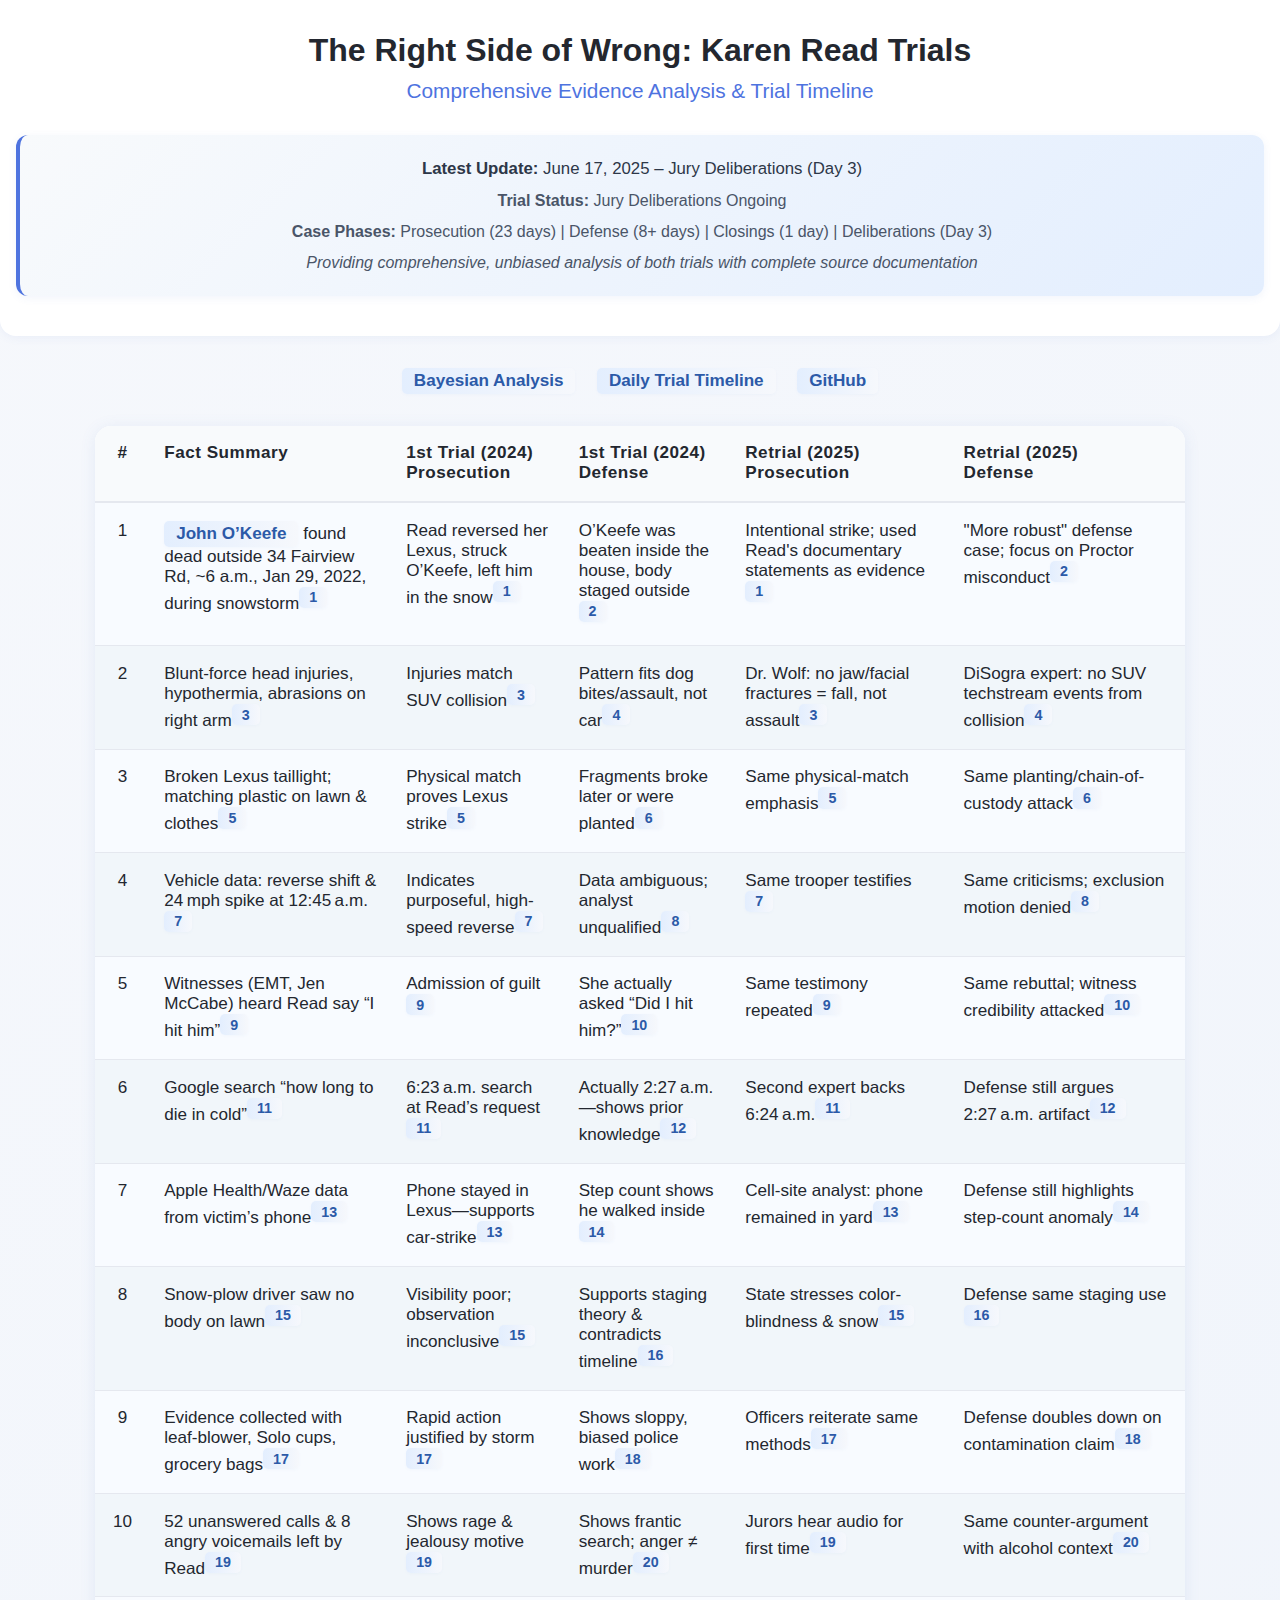
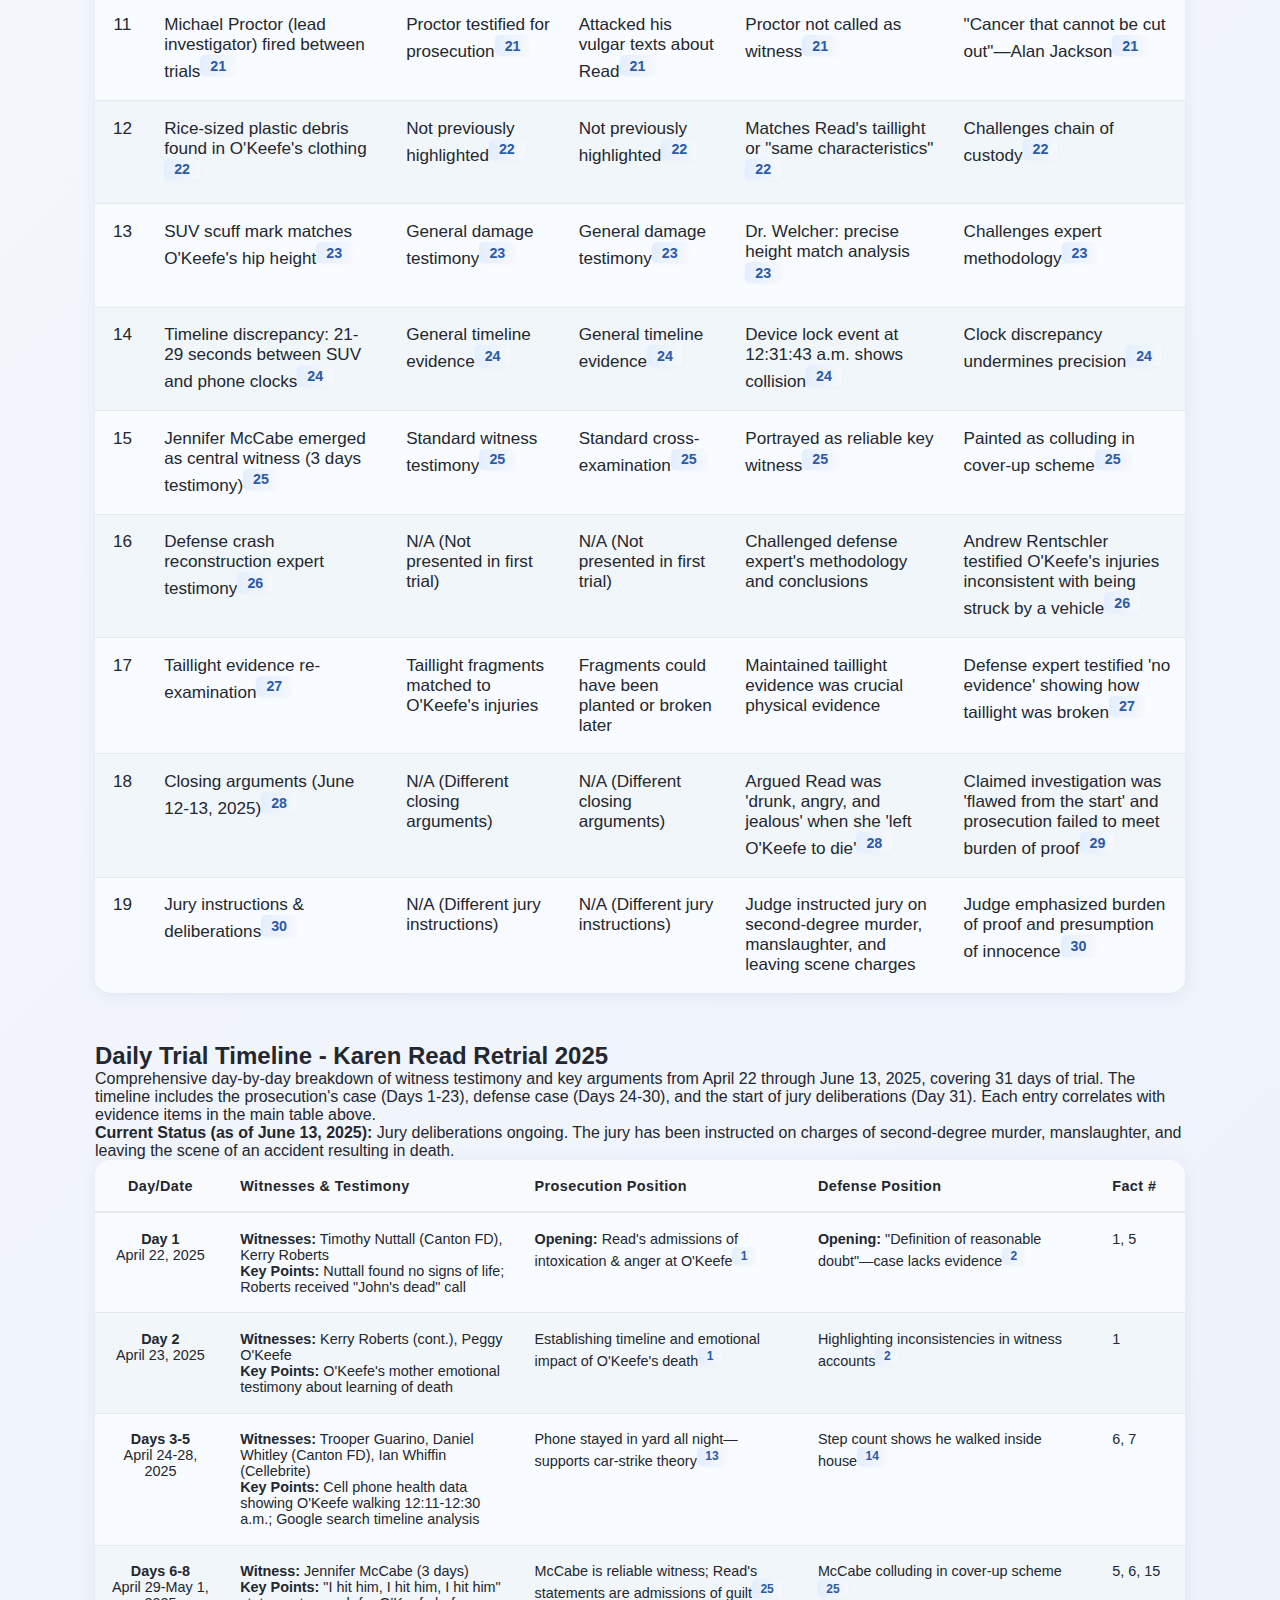
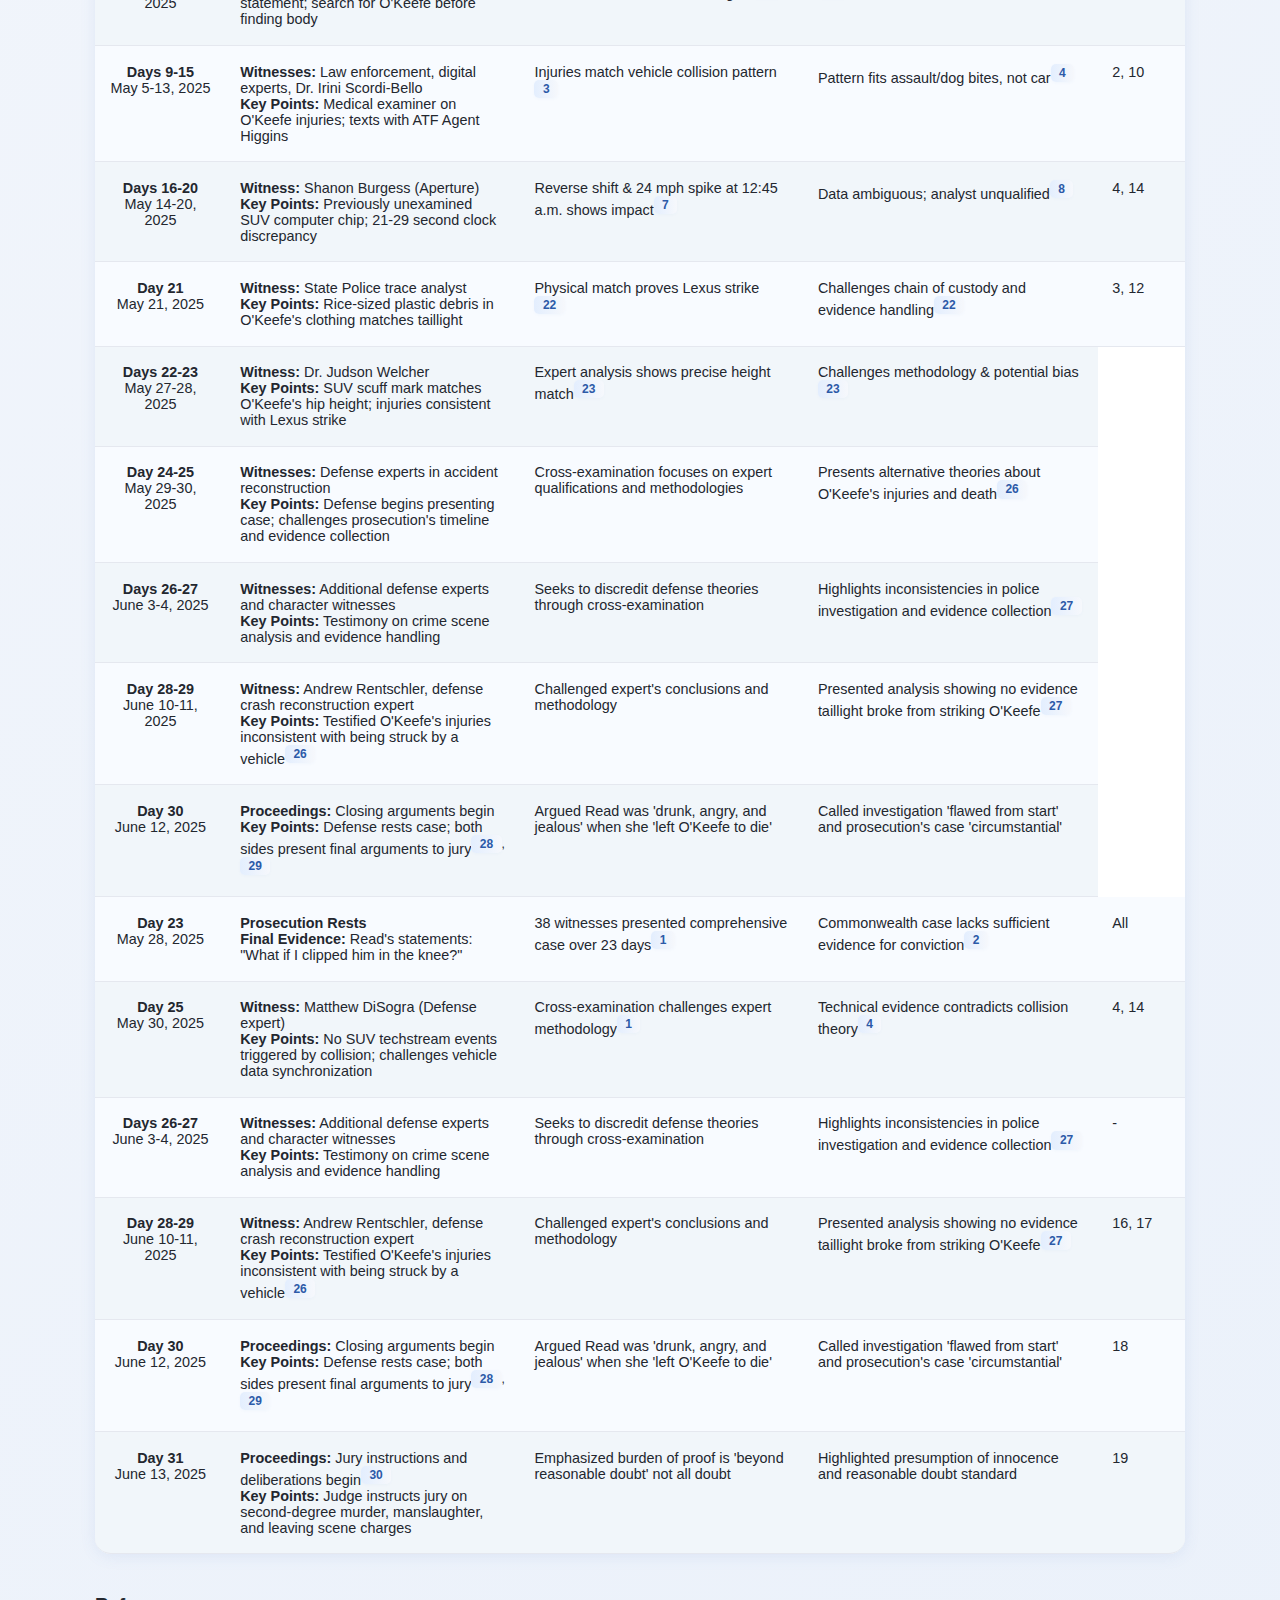
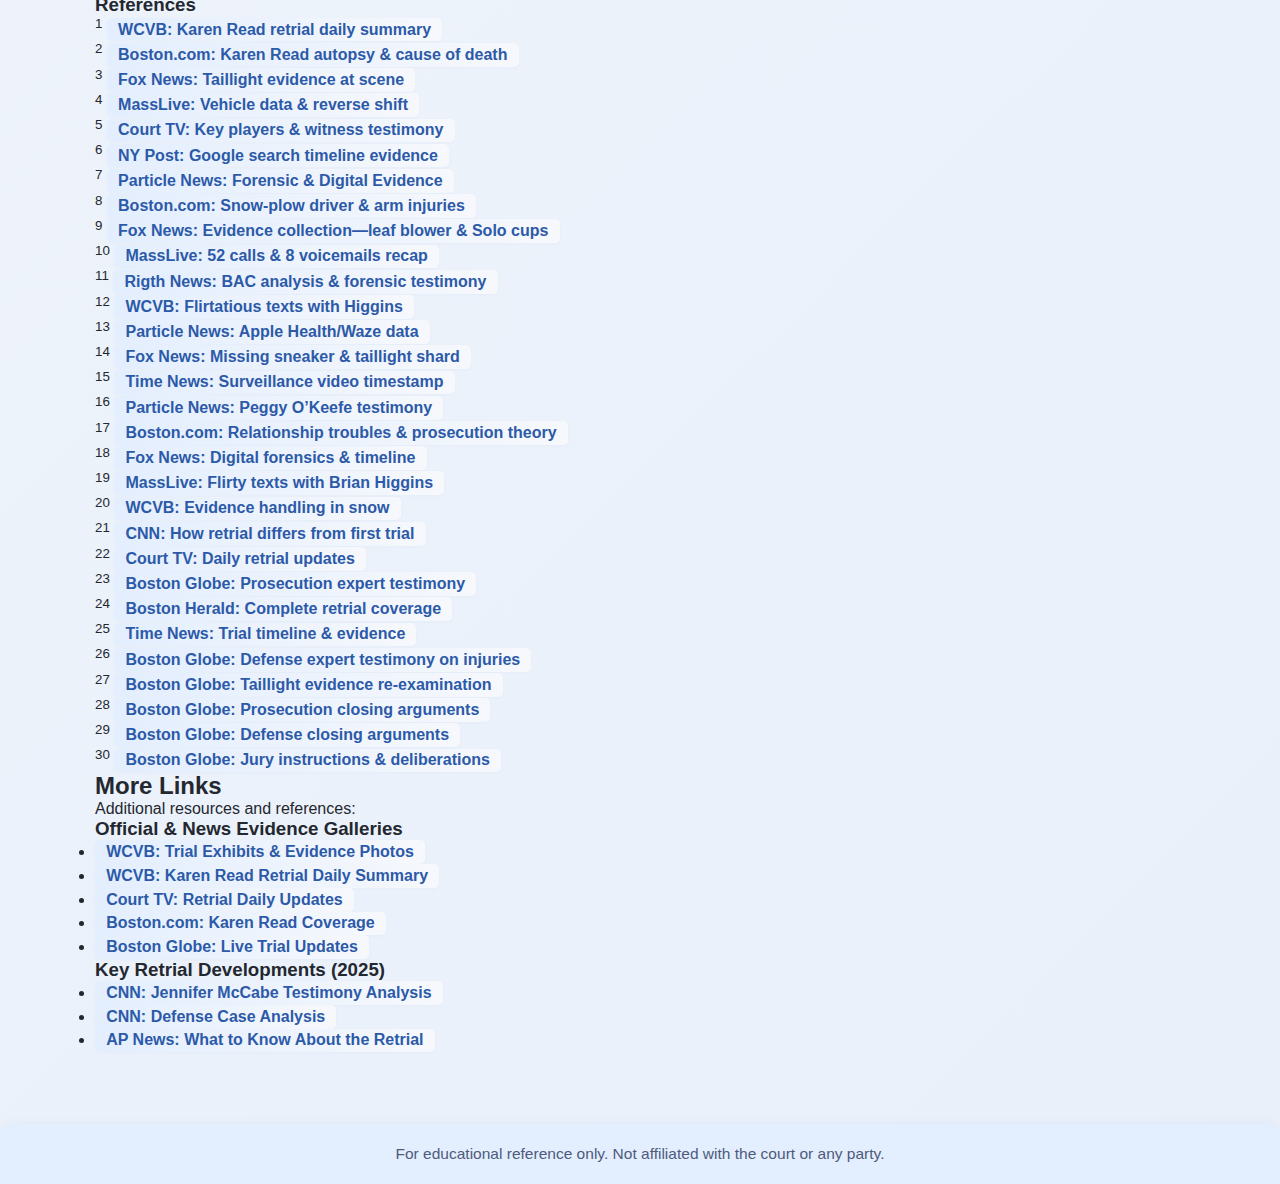
<file: evidence_timeline.html>
<!DOCTYPE html>
<html lang="en">
<head>
  <meta charset="UTF-8">
  <title>The Right Side of Wrong: Bayes' Theorem in Action - The Karen Read Case</title>
  <meta name="viewport" content="width=device-width, initial-scale=1">
  <link rel="stylesheet" href="style.css">
</head>
<body>
<header>
  <h1>The Right Side of Wrong: Karen Read Trials</h1>
  <h2 style="font-size:1.3em; color:#4e73df; margin:0.5em 0 1.5em 0; font-weight:500;">Comprehensive Evidence Analysis & Trial Timeline</h2>
  
  <div style="background:linear-gradient(135deg,#f8fafc 0%,#e3eefe 100%); padding:1.5em; border-radius:12px; margin:1em 0; box-shadow:0 2px 8px rgba(80,120,200,0.08);
                border-left: 4px solid #4e73df;">
    <p style="margin:0 0 0.8em 0; font-size:1.05em; color:#2d3748;"><strong>Latest Update:</strong> June 17, 2025 – Jury Deliberations (Day 3)</p>
    <p style="margin:0 0 0.8em 0; color:#4a5568;"><strong>Trial Status:</strong> Jury Deliberations Ongoing</p>
    <p style="margin:0 0 0.8em 0; color:#4a5568;"><strong>Case Phases:</strong> Prosecution (23 days) | Defense (8+ days) | Closings (1 day) | Deliberations (Day 3)</p>
    <p style="margin:0; color:#4a5568; font-style:italic;">Providing comprehensive, unbiased analysis of both trials with complete source documentation</p>
  </div>
</header>
<main>
  <div style="margin-bottom:2em; text-align:center;">
    <a href="index.html" class="llm-link" style="font-size:1.07em; margin-right:1em;">Bayesian Analysis</a>
    <a href="#daily-timeline" class="llm-link" style="font-size:1.07em; margin-right:1em;">Daily Trial Timeline</a>
    <a href="https://github.com/Sum1Solutions/karen-read-trials" class="llm-link" style="font-size:1.07em;">GitHub</a>
  </div>


  <table class="jury-table">
    <thead>
      <tr>
        <th>#</th>
        <th>Fact Summary</th>
        <th>1st Trial (2024)<br>Prosecution</th>
        <th>1st Trial (2024)<br>Defense</th>
        <th>Retrial (2025)<br>Prosecution</th>
        <th>Retrial (2025)<br>Defense</th>
      </tr>
    </thead>
    <tbody>
      <tr>
  <td data-label="#">1</td>
  <td data-label="Fact Summary"><a href="https://www.cartwrightfuneral.com/obituaries/John-J-III-JJ-OKeefe?obId=29113887" class="llm-link" target="_blank" rel="noopener">John O’Keefe</a> found dead outside 34 Fairview Rd, ~6 a.m., Jan 29, 2022, during snowstorm<sup><a href="#ref1" class="llm-link">1</a></sup></td>
  <td data-label="1st Trial (2024) Prosecution">Read reversed her Lexus, struck O’Keefe, left him in the snow<sup><a href="#ref1" class="llm-link">1</a></sup></td>
  <td data-label="1st Trial (2024) Defense">O’Keefe was beaten inside the house, body staged outside<sup><a href="#ref2" class="llm-link">2</a></sup></td>
  <td data-label="Retrial (2025) Prosecution">Intentional strike; used Read's documentary statements as evidence<sup><a href="#ref1" class="llm-link">1</a></sup></td>
  <td data-label="Retrial (2025) Defense">"More robust" defense case; focus on Proctor misconduct<sup><a href="#ref2" class="llm-link">2</a></sup></td>
</tr>
      <tr>
  <td data-label="#">2</td>
  <td data-label="Fact Summary">Blunt-force head injuries, hypothermia, abrasions on right arm<sup><a href="#ref3" class="llm-link">3</a></sup></td>
  <td data-label="1st Trial (2024) Prosecution">Injuries match SUV collision<sup><a href="#ref3" class="llm-link">3</a></sup></td>
  <td data-label="1st Trial (2024) Defense">Pattern fits dog bites/assault, not car<sup><a href="#ref4" class="llm-link">4</a></sup></td>
  <td data-label="Retrial (2025) Prosecution">Dr. Wolf: no jaw/facial fractures = fall, not assault<sup><a href="#ref3" class="llm-link">3</a></sup></td>
  <td data-label="Retrial (2025) Defense">DiSogra expert: no SUV techstream events from collision<sup><a href="#ref4" class="llm-link">4</a></sup></td>
</tr>
<tr>
  <td data-label="#">3</td>
  <td data-label="Fact Summary">Broken Lexus taillight; matching plastic on lawn & clothes<sup><a href="#ref5" class="llm-link">5</a></sup></td>
  <td data-label="1st Trial (2024) Prosecution">Physical match proves Lexus strike<sup><a href="#ref5" class="llm-link">5</a></sup></td>
  <td data-label="1st Trial (2024) Defense">Fragments broke later or were planted<sup><a href="#ref6" class="llm-link">6</a></sup></td>
  <td data-label="Retrial (2025) Prosecution">Same physical-match emphasis<sup><a href="#ref5" class="llm-link">5</a></sup></td>
  <td data-label="Retrial (2025) Defense">Same planting/chain-of-custody attack<sup><a href="#ref6" class="llm-link">6</a></sup></td>
</tr>
<tr>
  <td data-label="#">4</td>
  <td data-label="Fact Summary">Vehicle data: reverse shift & 24 mph spike at 12:45 a.m.<sup><a href="#ref7" class="llm-link">7</a></sup></td>
  <td data-label="1st Trial (2024) Prosecution">Indicates purposeful, high-speed reverse<sup><a href="#ref7" class="llm-link">7</a></sup></td>
  <td data-label="1st Trial (2024) Defense">Data ambiguous; analyst unqualified<sup><a href="#ref8" class="llm-link">8</a></sup></td>
  <td data-label="Retrial (2025) Prosecution">Same trooper testifies<sup><a href="#ref7" class="llm-link">7</a></sup></td>
  <td data-label="Retrial (2025) Defense">Same criticisms; exclusion motion denied<sup><a href="#ref8" class="llm-link">8</a></sup></td>
</tr>
<tr>
  <td data-label="#">5</td>
  <td data-label="Fact Summary">Witnesses (EMT, Jen McCabe) heard Read say “I hit him”<sup><a href="#ref9" class="llm-link">9</a></sup></td>
  <td data-label="1st Trial (2024) Prosecution">Admission of guilt<sup><a href="#ref9" class="llm-link">9</a></sup></td>
  <td data-label="1st Trial (2024) Defense">She actually asked “Did I hit him?”<sup><a href="#ref10" class="llm-link">10</a></sup></td>
  <td data-label="Retrial (2025) Prosecution">Same testimony repeated<sup><a href="#ref9" class="llm-link">9</a></sup></td>
  <td data-label="Retrial (2025) Defense">Same rebuttal; witness credibility attacked<sup><a href="#ref10" class="llm-link">10</a></sup></td>
</tr>
<tr>
  <td data-label="#">6</td>
  <td data-label="Fact Summary">Google search “how long to die in cold”<sup><a href="#ref11" class="llm-link">11</a></sup></td>
  <td data-label="1st Trial (2024) Prosecution">6:23 a.m. search at Read’s request<sup><a href="#ref11" class="llm-link">11</a></sup></td>
  <td data-label="1st Trial (2024) Defense">Actually 2:27 a.m.—shows prior knowledge<sup><a href="#ref12" class="llm-link">12</a></sup></td>
  <td data-label="Retrial (2025) Prosecution">Second expert backs 6:24 a.m.<sup><a href="#ref11" class="llm-link">11</a></sup></td>
  <td data-label="Retrial (2025) Defense">Defense still argues 2:27 a.m. artifact<sup><a href="#ref12" class="llm-link">12</a></sup></td>
</tr>
<tr>
  <td data-label="#">7</td>
  <td data-label="Fact Summary">Apple Health/Waze data from victim’s phone<sup><a href="#ref13" class="llm-link">13</a></sup></td>
  <td data-label="1st Trial (2024) Prosecution">Phone stayed in Lexus—supports car-strike<sup><a href="#ref13" class="llm-link">13</a></sup></td>
  <td data-label="1st Trial (2024) Defense">Step count shows he walked inside<sup><a href="#ref14" class="llm-link">14</a></sup></td>
  <td data-label="Retrial (2025) Prosecution">Cell-site analyst: phone remained in yard<sup><a href="#ref13" class="llm-link">13</a></sup></td>
  <td data-label="Retrial (2025) Defense">Defense still highlights step-count anomaly<sup><a href="#ref14" class="llm-link">14</a></sup></td>
</tr>
<tr>
  <td data-label="#">8</td>
  <td data-label="Fact Summary">Snow-plow driver saw no body on lawn<sup><a href="#ref15" class="llm-link">15</a></sup></td>
  <td data-label="1st Trial (2024) Prosecution">Visibility poor; observation inconclusive<sup><a href="#ref15" class="llm-link">15</a></sup></td>
  <td data-label="1st Trial (2024) Defense">Supports staging theory & contradicts timeline<sup><a href="#ref16" class="llm-link">16</a></sup></td>
  <td data-label="Retrial (2025) Prosecution">State stresses color-blindness & snow<sup><a href="#ref15" class="llm-link">15</a></sup></td>
  <td data-label="Retrial (2025) Defense">Defense same staging use<sup><a href="#ref16" class="llm-link">16</a></sup></td>
</tr>
<tr>
  <td data-label="#">9</td>
  <td data-label="Fact Summary">Evidence collected with leaf-blower, Solo cups, grocery bags<sup><a href="#ref17" class="llm-link">17</a></sup></td>
  <td data-label="1st Trial (2024) Prosecution">Rapid action justified by storm<sup><a href="#ref17" class="llm-link">17</a></sup></td>
  <td data-label="1st Trial (2024) Defense">Shows sloppy, biased police work<sup><a href="#ref18" class="llm-link">18</a></sup></td>
  <td data-label="Retrial (2025) Prosecution">Officers reiterate same methods<sup><a href="#ref17" class="llm-link">17</a></sup></td>
  <td data-label="Retrial (2025) Defense">Defense doubles down on contamination claim<sup><a href="#ref18" class="llm-link">18</a></sup></td>
</tr>
<tr>
  <td data-label="#">10</td>
  <td data-label="Fact Summary">52 unanswered calls & 8 angry voicemails left by Read<sup><a href="#ref19" class="llm-link">19</a></sup></td>
  <td data-label="1st Trial (2024) Prosecution">Shows rage & jealousy motive<sup><a href="#ref19" class="llm-link">19</a></sup></td>
  <td data-label="1st Trial (2024) Defense">Shows frantic search; anger ≠ murder<sup><a href="#ref20" class="llm-link">20</a></sup></td>
  <td data-label="Retrial (2025) Prosecution">Jurors hear audio for first time<sup><a href="#ref19" class="llm-link">19</a></sup></td>
  <td data-label="Retrial (2025) Defense">Same counter-argument with alcohol context<sup><a href="#ref20" class="llm-link">20</a></sup></td>
</tr>
<tr>
  <td data-label="#">11</td>
  <td data-label="Fact Summary">Michael Proctor (lead investigator) fired between trials<sup><a href="#ref21" class="llm-link">21</a></sup></td>
  <td data-label="1st Trial (2024) Prosecution">Proctor testified for prosecution<sup><a href="#ref21" class="llm-link">21</a></sup></td>
  <td data-label="1st Trial (2024) Defense">Attacked his vulgar texts about Read<sup><a href="#ref21" class="llm-link">21</a></sup></td>
  <td data-label="Retrial (2025) Prosecution">Proctor not called as witness<sup><a href="#ref21" class="llm-link">21</a></sup></td>
  <td data-label="Retrial (2025) Defense">"Cancer that cannot be cut out"—Alan Jackson<sup><a href="#ref21" class="llm-link">21</a></sup></td>
</tr>
<tr>
  <td data-label="#">12</td>
  <td data-label="Fact Summary">Rice-sized plastic debris found in O'Keefe's clothing<sup><a href="#ref22" class="llm-link">22</a></sup></td>
  <td data-label="1st Trial (2024) Prosecution">Not previously highlighted<sup><a href="#ref22" class="llm-link">22</a></sup></td>
  <td data-label="1st Trial (2024) Defense">Not previously highlighted<sup><a href="#ref22" class="llm-link">22</a></sup></td>
  <td data-label="Retrial (2025) Prosecution">Matches Read's taillight or "same characteristics"<sup><a href="#ref22" class="llm-link">22</a></sup></td>
  <td data-label="Retrial (2025) Defense">Challenges chain of custody<sup><a href="#ref22" class="llm-link">22</a></sup></td>
</tr>
<tr>
  <td data-label="#">13</td>
  <td data-label="Fact Summary">SUV scuff mark matches O'Keefe's hip height<sup><a href="#ref23" class="llm-link">23</a></sup></td>
  <td data-label="1st Trial (2024) Prosecution">General damage testimony<sup><a href="#ref23" class="llm-link">23</a></sup></td>
  <td data-label="1st Trial (2024) Defense">General damage testimony<sup><a href="#ref23" class="llm-link">23</a></sup></td>
  <td data-label="Retrial (2025) Prosecution">Dr. Welcher: precise height match analysis<sup><a href="#ref23" class="llm-link">23</a></sup></td>
  <td data-label="Retrial (2025) Defense">Challenges expert methodology<sup><a href="#ref23" class="llm-link">23</a></sup></td>
</tr>
<tr>
  <td data-label="#">14</td>
  <td data-label="Fact Summary">Timeline discrepancy: 21-29 seconds between SUV and phone clocks<sup><a href="#ref24" class="llm-link">24</a></sup></td>
  <td data-label="1st Trial (2024) Prosecution">General timeline evidence<sup><a href="#ref24" class="llm-link">24</a></sup></td>
  <td data-label="1st Trial (2024) Defense">General timeline evidence<sup><a href="#ref24" class="llm-link">24</a></sup></td>
  <td data-label="Retrial (2025) Prosecution">Device lock event at 12:31:43 a.m. shows collision<sup><a href="#ref24" class="llm-link">24</a></sup></td>
  <td data-label="Retrial (2025) Defense">Clock discrepancy undermines precision<sup><a href="#ref24" class="llm-link">24</a></sup></td>
</tr>
<tr>
  <td data-label="#">15</td>
  <td data-label="Fact Summary">Jennifer McCabe emerged as central witness (3 days testimony)<sup><a href="#ref25" class="llm-link">25</a></sup></td>
  <td data-label="1st Trial (2024) Prosecution">Standard witness testimony<sup><a href="#ref25" class="llm-link">25</a></sup></td>
  <td data-label="1st Trial (2024) Defense">Standard cross-examination<sup><a href="#ref25" class="llm-link">25</a></sup></td>
  <td data-label="Retrial (2025) Prosecution">Portrayed as reliable key witness<sup><a href="#ref25" class="llm-link">25</a></sup></td>
  <td data-label="Retrial (2025) Defense">Painted as colluding in cover-up scheme<sup><a href="#ref25" class="llm-link">25</a></sup></td>
</tr>
      <tr>
        <td data-label="#">16</td>
        <td data-label="Fact Summary">Defense crash reconstruction expert testimony<sup><a href="#ref26" class="llm-link">26</a></sup></td>
        <td data-label="1st Trial (2024) Prosecution">N/A (Not presented in first trial)</td>
        <td data-label="1st Trial (2024) Defense">N/A (Not presented in first trial)</td>
        <td data-label="Retrial (2025) Prosecution">Challenged defense expert's methodology and conclusions</td>
        <td data-label="Retrial (2025) Defense">Andrew Rentschler testified O'Keefe's injuries inconsistent with being struck by a vehicle<sup><a href="#ref26" class="llm-link">26</a></sup></td>
      </tr>
      <tr>
        <td data-label="#">17</td>
        <td data-label="Fact Summary">Taillight evidence re-examination<sup><a href="#ref27" class="llm-link">27</a></sup></td>
        <td data-label="1st Trial (2024) Prosecution">Taillight fragments matched to O'Keefe's injuries</td>
        <td data-label="1st Trial (2024) Defense">Fragments could have been planted or broken later</td>
        <td data-label="Retrial (2025) Prosecution">Maintained taillight evidence was crucial physical evidence</td>
        <td data-label="Retrial (2025) Defense">Defense expert testified 'no evidence' showing how taillight was broken<sup><a href="#ref27" class="llm-link">27</a></sup></td>
      </tr>
      <tr>
        <td data-label="#">18</td>
        <td data-label="Fact Summary">Closing arguments (June 12-13, 2025)<sup><a href="#ref28" class="llm-link">28</a></sup></td>
        <td data-label="1st Trial (2024) Prosecution">N/A (Different closing arguments)</td>
        <td data-label="1st Trial (2024) Defense">N/A (Different closing arguments)</td>
        <td data-label="Retrial (2025) Prosecution">Argued Read was 'drunk, angry, and jealous' when she 'left O'Keefe to die'<sup><a href="#ref28" class="llm-link">28</a></sup></td>
        <td data-label="Retrial (2025) Defense">Claimed investigation was 'flawed from the start' and prosecution failed to meet burden of proof<sup><a href="#ref29" class="llm-link">29</a></sup></td>
      </tr>
      <tr>
        <td data-label="#">19</td>
        <td data-label="Fact Summary">Jury instructions & deliberations<sup><a href="#ref30" class="llm-link">30</a></sup></td>
        <td data-label="1st Trial (2024) Prosecution">N/A (Different jury instructions)</td>
        <td data-label="1st Trial (2024) Defense">N/A (Different jury instructions)</td>
        <td data-label="Retrial (2025) Prosecution">Judge instructed jury on second-degree murder, manslaughter, and leaving scene charges</td>
        <td data-label="Retrial (2025) Defense">Judge emphasized burden of proof and presumption of innocence<sup><a href="#ref30" class="llm-link">30</a></sup></td>
      </tr>
    </tbody>
  </table>
  
  <section id="daily-timeline" style="margin-top:3em;">
    <h2>Daily Trial Timeline - Karen Read Retrial 2025</h2>
    <p>Comprehensive day-by-day breakdown of witness testimony and key arguments from April 22 through June 13, 2025, covering 31 days of trial. The timeline includes the prosecution's case (Days 1-23), defense case (Days 24-30), and the start of jury deliberations (Day 31). Each entry correlates with evidence items in the main table above.</p>
    <p><strong>Current Status (as of June 13, 2025):</strong> Jury deliberations ongoing. The jury has been instructed on charges of second-degree murder, manslaughter, and leaving the scene of an accident resulting in death.</p>
    
    <table class="jury-table" style="font-size:0.9em;">
      <thead>
        <tr>
          <th style="width:12% !important; min-width:auto !important;">Day/Date</th>
          <th style="width:27% !important;">Witnesses & Testimony</th>
          <th style="width:26% !important;">Prosecution Position</th>
          <th style="width:27% !important;">Defense Position</th>
          <th style="width:10% !important;">Fact #</th>
        </tr>
      </thead>
      <tbody>
        <tr>
          <td data-label="Day/Date"><strong>Day 1</strong><br>April 22, 2025</td>
          <td data-label="Witnesses & Testimony"><strong>Witnesses:</strong> Timothy Nuttall (Canton FD), Kerry Roberts<br><strong>Key Points:</strong> Nuttall found no signs of life; Roberts received "John's dead" call</td>
          <td data-label="Prosecution Position"><strong>Opening:</strong> Read's admissions of intoxication & anger at O'Keefe<sup><a href="#ref1" class="llm-link">1</a></sup></td>
          <td data-label="Defense Position"><strong>Opening:</strong> "Definition of reasonable doubt"—case lacks evidence<sup><a href="#ref2" class="llm-link">2</a></sup></td>
          <td data-label="Fact #">1, 5</td>
        </tr>
        <tr>
          <td data-label="Day/Date"><strong>Day 2</strong><br>April 23, 2025</td>
          <td data-label="Witnesses & Testimony"><strong>Witnesses:</strong> Kerry Roberts (cont.), Peggy O'Keefe<br><strong>Key Points:</strong> O'Keefe's mother emotional testimony about learning of death</td>
          <td data-label="Prosecution Position">Establishing timeline and emotional impact of O'Keefe's death<sup><a href="#ref1" class="llm-link">1</a></sup></td>
          <td data-label="Defense Position">Highlighting inconsistencies in witness accounts<sup><a href="#ref2" class="llm-link">2</a></sup></td>
          <td data-label="Fact #">1</td>
        </tr>
        <tr>
          <td data-label="Day/Date"><strong>Days 3-5</strong><br>April 24-28, 2025</td>
          <td data-label="Witnesses & Testimony"><strong>Witnesses:</strong> Trooper Guarino, Daniel Whitley (Canton FD), Ian Whiffin (Cellebrite)<br><strong>Key Points:</strong> Cell phone health data showing O'Keefe walking 12:11-12:30 a.m.; Google search timeline analysis</td>
          <td data-label="Prosecution Position">Phone stayed in yard all night—supports car-strike theory<sup><a href="#ref13" class="llm-link">13</a></sup></td>
          <td data-label="Defense Position">Step count shows he walked inside house<sup><a href="#ref14" class="llm-link">14</a></sup></td>
          <td data-label="Fact #">6, 7</td>
        </tr>
        <tr>
          <td data-label="Day/Date"><strong>Days 6-8</strong><br>April 29-May 1, 2025</td>
          <td data-label="Witnesses & Testimony"><strong>Witness:</strong> Jennifer McCabe (3 days)<br><strong>Key Points:</strong> "I hit him, I hit him, I hit him" statement; search for O'Keefe before finding body</td>
          <td data-label="Prosecution Position">McCabe is reliable witness; Read's statements are admissions of guilt<sup><a href="#ref25" class="llm-link">25</a></sup></td>
          <td data-label="Defense Position">McCabe colluding in cover-up scheme<sup><a href="#ref25" class="llm-link">25</a></sup></td>
          <td data-label="Fact #">5, 6, 15</td>
        </tr>
        <tr>
          <td data-label="Day/Date"><strong>Days 9-15</strong><br>May 5-13, 2025</td>
          <td data-label="Witnesses & Testimony"><strong>Witnesses:</strong> Law enforcement, digital experts, Dr. Irini Scordi-Bello<br><strong>Key Points:</strong> Medical examiner on O'Keefe injuries; texts with ATF Agent Higgins</td>
          <td data-label="Prosecution Position">Injuries match vehicle collision pattern<sup><a href="#ref3" class="llm-link">3</a></sup></td>
          <td data-label="Defense Position">Pattern fits assault/dog bites, not car<sup><a href="#ref4" class="llm-link">4</a></sup></td>
          <td data-label="Fact #">2, 10</td>
        </tr>
        <tr>
          <td data-label="Day/Date"><strong>Days 16-20</strong><br>May 14-20, 2025</td>
          <td data-label="Witnesses & Testimony"><strong>Witness:</strong> Shanon Burgess (Aperture)<br><strong>Key Points:</strong> Previously unexamined SUV computer chip; 21-29 second clock discrepancy</td>
          <td data-label="Prosecution Position">Reverse shift & 24 mph spike at 12:45 a.m. shows impact<sup><a href="#ref7" class="llm-link">7</a></sup></td>
          <td data-label="Defense Position">Data ambiguous; analyst unqualified<sup><a href="#ref8" class="llm-link">8</a></sup></td>
          <td data-label="Fact #">4, 14</td>
        </tr>
        <tr>
          <td data-label="Day/Date"><strong>Day 21</strong><br>May 21, 2025</td>
          <td data-label="Witnesses & Testimony"><strong>Witness:</strong> State Police trace analyst<br><strong>Key Points:</strong> Rice-sized plastic debris in O'Keefe's clothing matches taillight</td>
          <td data-label="Prosecution Position">Physical match proves Lexus strike<sup><a href="#ref22" class="llm-link">22</a></sup></td>
          <td data-label="Defense Position">Challenges chain of custody and evidence handling<sup><a href="#ref22" class="llm-link">22</a></sup></td>
          <td data-label="Fact #">3, 12</td>
        </tr>
        <tr>
          <td data-label="Day/Date"><strong>Days 22-23</strong><br>May 27-28, 2025</td>
          <td data-label="Witnesses & Testimony"><strong>Witness:</strong> Dr. Judson Welcher<br><strong>Key Points:</strong> SUV scuff mark matches O'Keefe's hip height; injuries consistent with Lexus strike</td>
          <td data-label="Prosecution Position">Expert analysis shows precise height match<sup><a href="#ref23" class="llm-link">23</a></sup></td>
          <td data-label="Defense Position">Challenges methodology & potential bias<sup><a href="#ref23" class="llm-link">23</a></sup></td>
        </tr>
        <tr>
          <td data-label="Day/Date"><strong>Day 24-25</strong><br>May 29-30, 2025</td>
          <td data-label="Witnesses & Testimony"><strong>Witnesses:</strong> Defense experts in accident reconstruction<br><strong>Key Points:</strong> Defense begins presenting case; challenges prosecution's timeline and evidence collection</td>
          <td data-label="Prosecution Position">Cross-examination focuses on expert qualifications and methodologies</td>
          <td data-label="Defense Position">Presents alternative theories about O'Keefe's injuries and death<sup><a href="#ref26" class="llm-link">26</a></sup></td>
        </tr>
        <tr>
          <td data-label="Day/Date"><strong>Days 26-27</strong><br>June 3-4, 2025</td>
          <td data-label="Witnesses & Testimony"><strong>Witnesses:</strong> Additional defense experts and character witnesses<br><strong>Key Points:</strong> Testimony on crime scene analysis and evidence handling</td>
          <td data-label="Prosecution Position">Seeks to discredit defense theories through cross-examination</td>
          <td data-label="Defense Position">Highlights inconsistencies in police investigation and evidence collection<sup><a href="#ref27" class="llm-link">27</a></sup></td>
        </tr>
        <tr>
          <td data-label="Day/Date"><strong>Day 28-29</strong><br>June 10-11, 2025</td>
          <td data-label="Witnesses & Testimony"><strong>Witness:</strong> Andrew Rentschler, defense crash reconstruction expert<br><strong>Key Points:</strong> Testified O'Keefe's injuries inconsistent with being struck by a vehicle<sup><a href="#ref26" class="llm-link">26</a></sup></td>
          <td data-label="Prosecution Position">Challenged expert's conclusions and methodology</td>
          <td data-label="Defense Position">Presented analysis showing no evidence taillight broke from striking O'Keefe<sup><a href="#ref27" class="llm-link">27</a></sup></td>
        </tr>
        <tr>
          <td data-label="Day/Date"><strong>Day 30</strong><br>June 12, 2025</td>
          <td data-label="Witnesses & Testimony"><strong>Proceedings:</strong> Closing arguments begin<br><strong>Key Points:</strong> Defense rests case; both sides present final arguments to jury<sup><a href="#ref28" class="llm-link">28</a>,<a href="#ref29" class="llm-link">29</a></sup></td>
          <td data-label="Prosecution Position">Argued Read was 'drunk, angry, and jealous' when she 'left O'Keefe to die'</td>
          <td data-label="Defense Position">Called investigation 'flawed from start' and prosecution's case 'circumstantial'</td>
        </tr>
        <tr>
          <td data-label="Day/Date"><strong>Day 23</strong><br>May 28, 2025</td>
          <td data-label="Witnesses & Testimony"><strong>Prosecution Rests</strong><br><strong>Final Evidence:</strong> Read's statements: "What if I clipped him in the knee?"</td>
          <td data-label="Prosecution Position">38 witnesses presented comprehensive case over 23 days<sup><a href="#ref1" class="llm-link">1</a></sup></td>
          <td data-label="Defense Position">Commonwealth case lacks sufficient evidence for conviction<sup><a href="#ref2" class="llm-link">2</a></sup></td>
          <td data-label="Fact #">All</td>
        </tr>
        <tr>
          <td data-label="Day/Date"><strong>Day 25</strong><br>May 30, 2025</td>
          <td data-label="Witnesses & Testimony"><strong>Witness:</strong> Matthew DiSogra (Defense expert)<br><strong>Key Points:</strong> No SUV techstream events triggered by collision; challenges vehicle data synchronization</td>
          <td data-label="Prosecution Position">Cross-examination challenges expert methodology<sup><a href="#ref1" class="llm-link">1</a></sup></td>
          <td data-label="Defense Position">Technical evidence contradicts collision theory<sup><a href="#ref4" class="llm-link">4</a></sup></td>
          <td data-label="Fact #">4, 14</td>
        </tr>
        <tr>
          <td data-label="Day/Date"><strong>Days 26-27</strong><br>June 3-4, 2025</td>
          <td data-label="Witnesses & Testimony"><strong>Witnesses:</strong> Additional defense experts and character witnesses<br><strong>Key Points:</strong> Testimony on crime scene analysis and evidence handling</td>
          <td data-label="Prosecution Position">Seeks to discredit defense theories through cross-examination</td>
          <td data-label="Defense Position">Highlights inconsistencies in police investigation and evidence collection<sup><a href="#ref27" class="llm-link">27</a></sup></td>
          <td data-label="Fact #">-</td>
        </tr>
        <tr>
          <td data-label="Day/Date"><strong>Day 28-29</strong><br>June 10-11, 2025</td>
          <td data-label="Witnesses & Testimony"><strong>Witness:</strong> Andrew Rentschler, defense crash reconstruction expert<br><strong>Key Points:</strong> Testified O'Keefe's injuries inconsistent with being struck by a vehicle<sup><a href="#ref26" class="llm-link">26</a></sup></td>
          <td data-label="Prosecution Position">Challenged expert's conclusions and methodology</td>
          <td data-label="Defense Position">Presented analysis showing no evidence taillight broke from striking O'Keefe<sup><a href="#ref27" class="llm-link">27</a></sup></td>
          <td data-label="Fact #">16, 17</td>
        </tr>
        <tr>
          <td data-label="Day/Date"><strong>Day 30</strong><br>June 12, 2025</td>
          <td data-label="Witnesses & Testimony"><strong>Proceedings:</strong> Closing arguments begin<br><strong>Key Points:</strong> Defense rests case; both sides present final arguments to jury<sup><a href="#ref28" class="llm-link">28</a>,<a href="#ref29" class="llm-link">29</a></sup></td>
          <td data-label="Prosecution Position">Argued Read was 'drunk, angry, and jealous' when she 'left O'Keefe to die'</td>
          <td data-label="Defense Position">Called investigation 'flawed from start' and prosecution's case 'circumstantial'</td>
          <td data-label="Fact #">18</td>
        </tr>
        <tr>
          <td data-label="Day/Date"><strong>Day 31</strong><br>June 13, 2025</td>
          <td data-label="Witnesses & Testimony"><strong>Proceedings:</strong> Jury instructions and deliberations begin<sup><a href="#ref30" class="llm-link">30</a></sup><br><strong>Key Points:</strong> Judge instructs jury on second-degree murder, manslaughter, and leaving scene charges</td>
          <td data-label="Prosecution Position">Emphasized burden of proof is 'beyond reasonable doubt' not all doubt</td>
          <td data-label="Defense Position">Highlighted presumption of innocence and reasonable doubt standard</td>
          <td data-label="Fact #">19</td>
        </tr>
      </tbody>
    </table>
  </section>
  
  <section style="margin-top:2em;">
    <h3>References</h3>
    <ul style="list-style:none; padding-left:0;">
      <li id="ref1"><sup>1</sup> <a href="https://www.wcvb.com/article/karen-read-retrial-daily-summary-massachusetts-murder-case/64457012" class="llm-link" target="_blank" rel="noopener">WCVB: Karen Read retrial daily summary</a></li>
      <li id="ref2"><sup>2</sup> <a href="https://www.boston.com/news/crime/2024/06/20/karen-read-murder-trial-livestream-video-thursday-june-20/" class="llm-link" target="_blank" rel="noopener">Boston.com: Karen Read autopsy & cause of death</a></li>
      <li id="ref3"><sup>3</sup> <a href="https://www.foxnews.com/live-news/karen-read-retrial-day-10-may-6-2025" class="llm-link" target="_blank" rel="noopener">Fox News: Taillight evidence at scene</a></li>
      <li id="ref4"><sup>4</sup> <a href="https://www.masslive.com/news/2024/06/karen-read-live-updates-testimony-resumes-on-friday.html" class="llm-link" target="_blank" rel="noopener">MassLive: Vehicle data & reverse shift</a></li>
      <li id="ref5"><sup>5</sup> <a href="https://www.courttv.com/news/key-players-in-the-karen-read-murder-case/" class="llm-link" target="_blank" rel="noopener">Court TV: Key players & witness testimony</a></li>
      <li id="ref6"><sup>6</sup> <a href="https://nypost.com/2025/05/08/us-news/karen-reads-google-timeline-derailed-again-as-2nd-expert-disputes-defense-claims/" class="llm-link" target="_blank" rel="noopener">NY Post: Google search timeline evidence</a></li>
      <li id="ref7"><sup>7</sup> <a href="https://particle.news/story/karen-read-retrial-highlights-key-testimony-and-forensic-evidence" class="llm-link" target="_blank" rel="noopener">Particle News: Forensic & Digital Evidence</a></li>
      <li id="ref8"><sup>8</sup> <a href="https://www.boston.com/news/crime/2024/06/21/karen-read-murder-trial-livestream-video-friday-june-21/" class="llm-link" target="_blank" rel="noopener">Boston.com: Snow-plow driver & arm injuries</a></li>
      <li id="ref9"><sup>9</sup> <a href="https://www.foxnews.com/us/karen-read-trial-canton-cop-explains-using-leaf-blower-red-solo-cup-stop-shop-bags-evidence" class="llm-link" target="_blank" rel="noopener">Fox News: Evidence collection—leaf blower & Solo cups</a></li>
      <li id="ref10"><sup>10</sup> <a href="https://www.masslive.com/news/2025/05/karen-read-trial-live-updates-retired-canton-police-lieutenant-resumes-testimony-tuesday.html" class="llm-link" target="_blank" rel="noopener">MassLive: 52 calls & 8 voicemails recap</a></li>
      <li id="ref11"><sup>11</sup> <a href="https://rigth.news/karen-read-trial-star-witness-testimony-key-updates/" class="llm-link" target="_blank" rel="noopener">Rigth News: BAC analysis & forensic testimony</a></li>
      <li id="ref12"><sup>12</sup> <a href="https://www.wcvb.com/article/karen-read-retrial-live-updates-may-9/64723796" class="llm-link" target="_blank" rel="noopener">WCVB: Flirtatious texts with Higgins</a></li>
      <li id="ref13"><sup>13</sup> <a href="https://particle.news/story/karen-read-retrial-highlights-key-testimony-and-forensic-evidence" class="llm-link" target="_blank" rel="noopener">Particle News: Apple Health/Waze data</a></li>
      <li id="ref14"><sup>14</sup> <a href="https://www.foxnews.com/live-news/karen-read-retrial-day-10-may-6-2025" class="llm-link" target="_blank" rel="noopener">Fox News: Missing sneaker & taillight shard</a></li>
      <li id="ref15"><sup>15</sup> <a href="https://time.news/karen-read-trial-day-15-live-updates/" class="llm-link" target="_blank" rel="noopener">Time News: Surveillance video timestamp</a></li>
      <li id="ref16"><sup>16</sup> <a href="https://particle.news/story/karen-read-retrial-highlights-conflicting-testimonies-and-emotional-testimony-from-victims-mother" class="llm-link" target="_blank" rel="noopener">Particle News: Peggy O’Keefe testimony</a></li>
      <li id="ref17"><sup>17</sup> <a href="https://www.boston.com/news/crime/2024/02/28/unpacking-the-murder-case-against-karen-read-as-told-by-prosecutors/" class="llm-link" target="_blank" rel="noopener">Boston.com: Relationship troubles & prosecution theory</a></li>
      <li id="ref18"><sup>18</sup> <a href="https://www.foxnews.com/us/karen-read-google-timeline-derailed-again-2nd-expert-disputes-defense-claims" class="llm-link" target="_blank" rel="noopener">Fox News: Digital forensics & timeline</a></li>
      <li id="ref19"><sup>19</sup> <a href="https://www.masslive.com/news/2025/05/karen-read-trial-live-updates-cross-examination-of-key-investigator-resumes-friday.html" class="llm-link" target="_blank" rel="noopener">MassLive: Flirty texts with Brian Higgins</a></li>
      <li id="ref20"><sup>20</sup> <a href="https://www.wcvb.com/article/karen-read-retrial-daily-summary-massachusetts-murder-case/64457012" class="llm-link" target="_blank" rel="noopener">WCVB: Evidence handling in snow</a></li>
      <li id="ref21"><sup>21</sup> <a href="https://www.cnn.com/2025/05/05/us/karen-read-retrial-different" class="llm-link" target="_blank" rel="noopener">CNN: How retrial differs from first trial</a></li>
      <li id="ref22"><sup>22</sup> <a href="https://www.courttv.com/news/ma-v-karen-read-murder-retrial-daily-trial-updates/" class="llm-link" target="_blank" rel="noopener">Court TV: Daily retrial updates</a></li>
      <li id="ref23"><sup>23</sup> <a href="https://www.bostonglobe.com/2025/05/30/metro/karen-read-retrial-live-updates/" class="llm-link" target="_blank" rel="noopener">Boston Globe: Prosecution expert testimony</a></li>
      <li id="ref24"><sup>24</sup> <a href="https://www.bostonherald.com/2025/05/22/karen-read-murder-retrial-complete-trial-2-0-coverage/" class="llm-link" target="_blank" rel="noopener">Boston Herald: Complete retrial coverage</a></li>
      <li id="ref25"><sup>25</sup> <a href="https://time.news/karen-read-trial-day-15-live-updates/" class="llm-link" target="_blank" rel="noopener">Time News: Trial timeline & evidence</a></li>
      <li id="ref26"><sup>26</sup> <a href="https://www.bostonglobe.com/2025/06/11/metro/karen-read-retrial-live-updates/" class="llm-link" target="_blank" rel="noopener">Boston Globe: Defense expert testimony on injuries</a></li>
      <li id="ref27"><sup>27</sup> <a href="https://www.bostonglobe.com/2025/06/11/metro/karen-read-retrial-live-updates/" class="llm-link" target="_blank" rel="noopener">Boston Globe: Taillight evidence re-examination</a></li>
      <li id="ref28"><sup>28</sup> <a href="https://www.bostonglobe.com/2025/06/13/metro/karen-read-retrial-live-updates/" class="llm-link" target="_blank" rel="noopener">Boston Globe: Prosecution closing arguments</a></li>
      <li id="ref29"><sup>29</sup> <a href="https://www.bostonglobe.com/2025/06/13/metro/karen-read-retrial-live-updates/" class="llm-link" target="_blank" rel="noopener">Boston Globe: Defense closing arguments</a></li>
      <li id="ref30"><sup>30</sup> <a href="https://www.bostonglobe.com/2025/06/13/metro/karen-read-retrial-live-updates/" class="llm-link" target="_blank" rel="noopener">Boston Globe: Jury instructions & deliberations</a></li>
    </ul>
  </section>
  <section class="content-box">
    <h2>More Links</h2>
    <p>Additional resources and references:</p>
    
    <h3>Official & News Evidence Galleries</h3>
    <ul>
      <li><a href="https://www.wcvb.com/article/karen-read-murder-trial-see-read-evidence-shown-to-jurors-in-courtroom/60793160" target="_blank" rel="noopener">WCVB: Trial Exhibits & Evidence Photos</a></li>
      <li><a href="https://www.wcvb.com/article/karen-read-retrial-daily-summary-massachusetts-murder-case/64457012" target="_blank" rel="noopener">WCVB: Karen Read Retrial Daily Summary</a></li>
      <li><a href="https://www.courttv.com/news/ma-v-karen-read-murder-retrial-daily-trial-updates/" target="_blank" rel="noopener">Court TV: Retrial Daily Updates</a></li>
      <li><a href="https://www.boston.com/tag/karen-read/" target="_blank" rel="noopener">Boston.com: Karen Read Coverage</a></li>
      <li><a href="https://www.bostonglobe.com/2025/05/30/metro/karen-read-retrial-live-updates/" target="_blank" rel="noopener">Boston Globe: Live Trial Updates</a></li>
    </ul>
    
    <h3>Key Retrial Developments (2025)</h3>
    <ul>
      <li><a href="https://www.cnn.com/2025/05/04/us/karen-read-trial-jennifer-mccabe" target="_blank" rel="noopener">CNN: Jennifer McCabe Testimony Analysis</a></li>
      <li><a href="https://www.cnn.com/2025/05/30/us/karen-read-trial-defense-witness" target="_blank" rel="noopener">CNN: Defense Case Analysis</a></li>
      <li><a href="https://apnews.com/article/karen-read-murder-trial-police-massachusetts-98273d143dbf781a57c78fdaf64c0c32" target="_blank" rel="noopener">AP News: What to Know About the Retrial</a></li>
    </ul>
    

  </section>
</main>
<footer>
  <p>For educational reference only. Not affiliated with the court or any party.</p>
</footer>
</body>
</html>
</file>
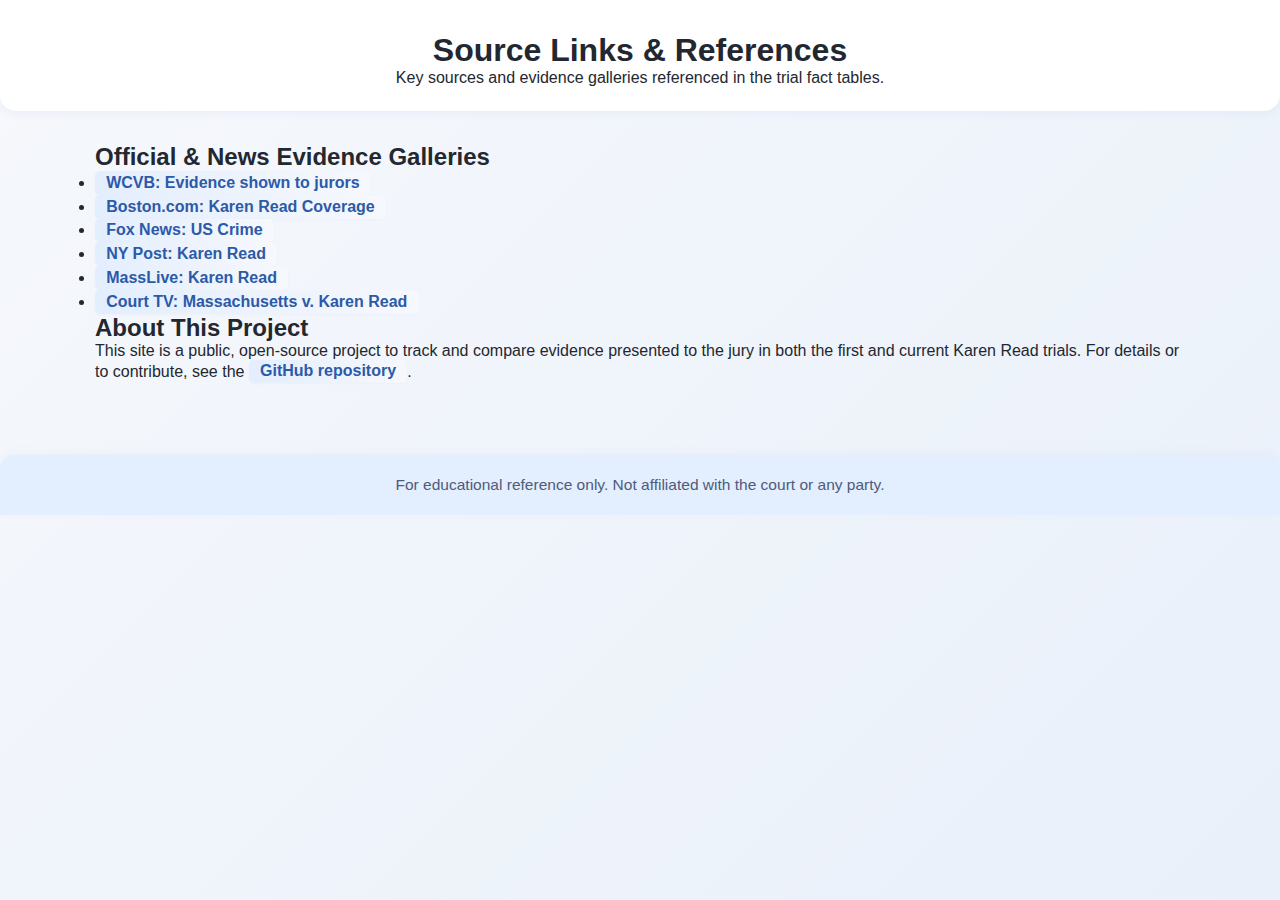
<file: links.html>
<!DOCTYPE html>
<html lang="en">
<head>
  <meta charset="UTF-8">
  <title>Evidence & Source Links – Karen Read Trials</title>
  <meta name="viewport" content="width=device-width, initial-scale=1">
  <link rel="stylesheet" href="style.css">
</head>
<body>
<header>
  <h1>Source Links & References</h1>
  <p>Key sources and evidence galleries referenced in the trial fact tables.</p>
</header>
<main>
  <section>
    <h2>Official & News Evidence Galleries</h2>
    <ul>
      <li><a href="https://www.wcvb.com/article/karen-read-murder-trial-see-read-evidence-shown-to-jurors-in-courtroom/60793160" target="_blank" rel="noopener" class="llm-link">WCVB: Evidence shown to jurors</a></li>
      <li><a href="https://www.boston.com/tag/karen-read/" target="_blank" rel="noopener" class="llm-link">Boston.com: Karen Read Coverage</a></li>
      <li><a href="https://www.foxnews.com/category/us/crime" target="_blank" rel="noopener" class="llm-link">Fox News: US Crime</a></li>
      <li><a href="https://nypost.com/tag/karen-read/" target="_blank" rel="noopener" class="llm-link">NY Post: Karen Read</a></li>
      <li><a href="https://www.masslive.com/topic/karen-read/" target="_blank" rel="noopener" class="llm-link">MassLive: Karen Read</a></li>
      <li><a href="https://www.courttv.com/trials/massachusetts-v-karen-read/" target="_blank" rel="noopener" class="llm-link">Court TV: Massachusetts v. Karen Read</a></li>
    </ul>
  </section>
  <section>
    <h2>About This Project</h2>
    <p>This site is a public, open-source project to track and compare evidence presented to the jury in both the first and current Karen Read trials. For details or to contribute, see the <a href="https://github.com/Sum1Solutions/karen-read-trials" class="llm-link" target="_blank" rel="noopener">GitHub repository</a>.</p>
  </section>
</main>
<footer>
  <p>For educational reference only. Not affiliated with the court or any party.</p>
</footer>
</body>
</html>
</file>
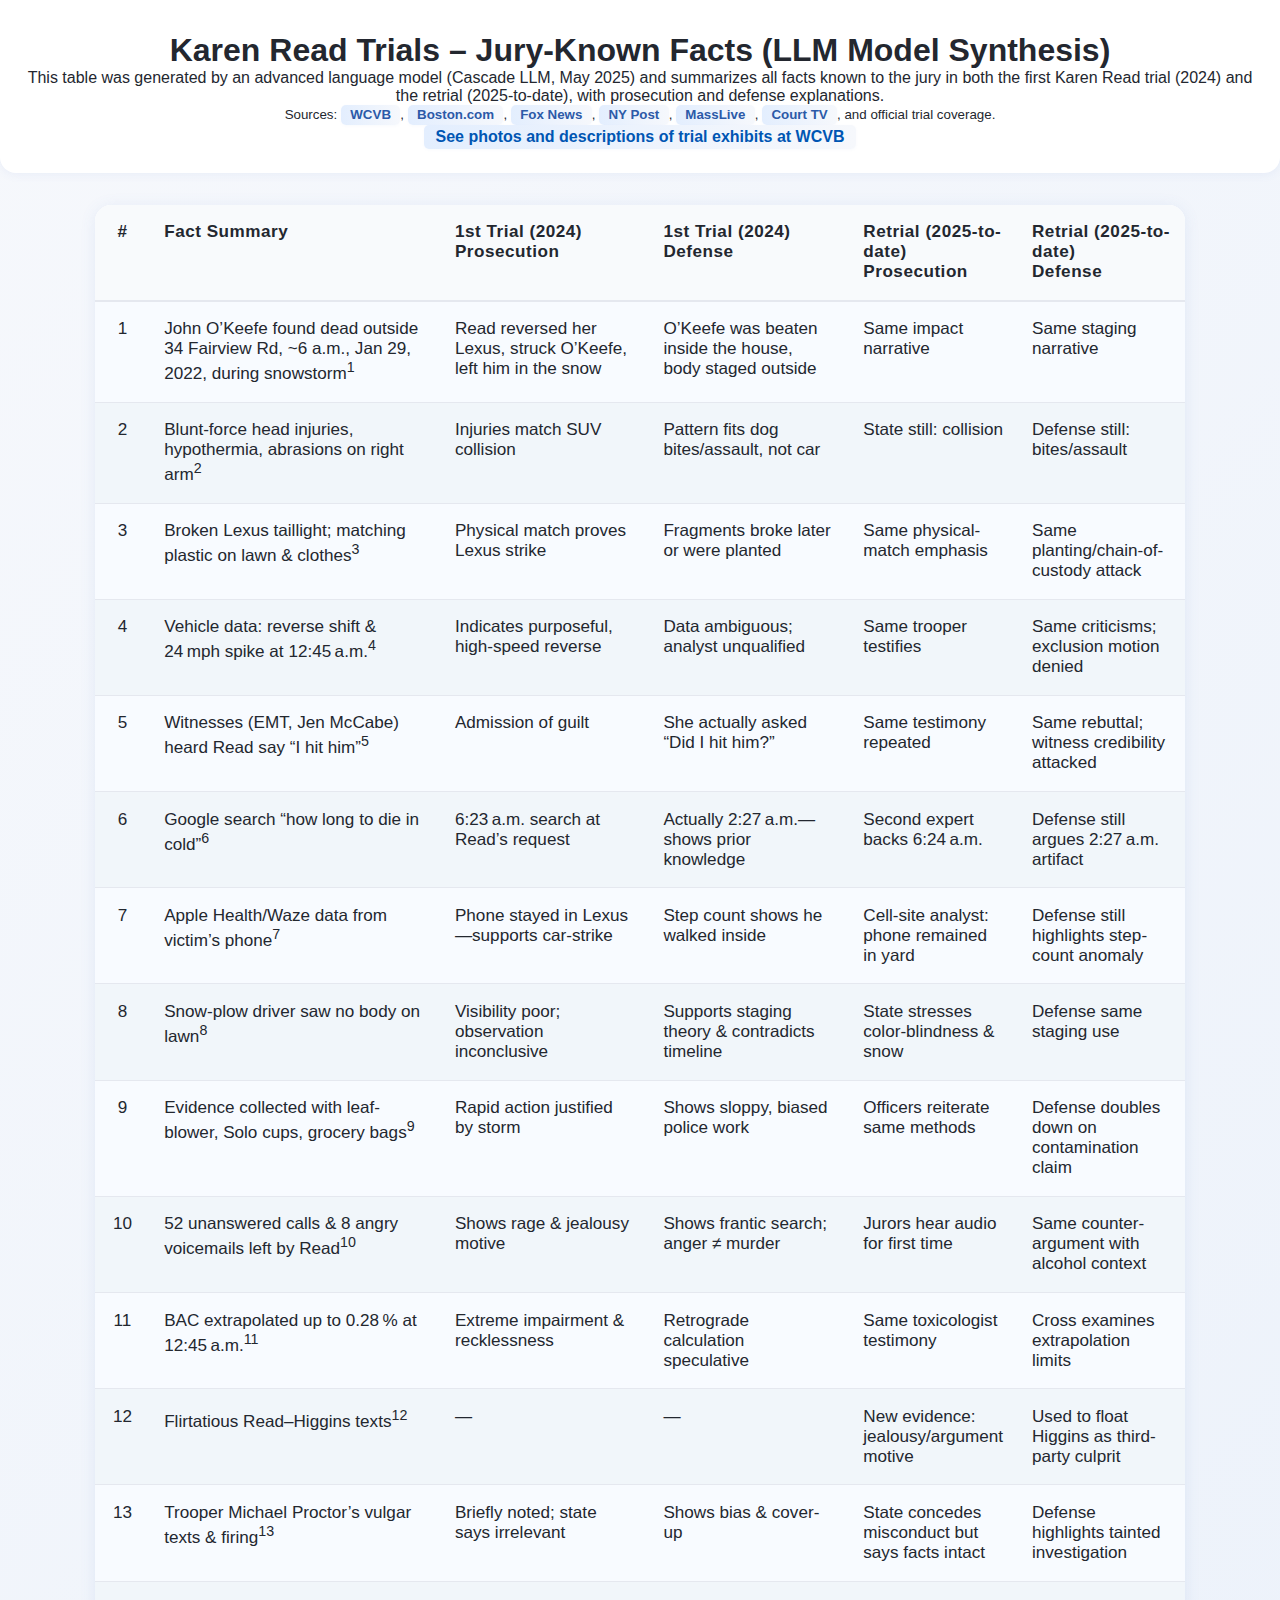
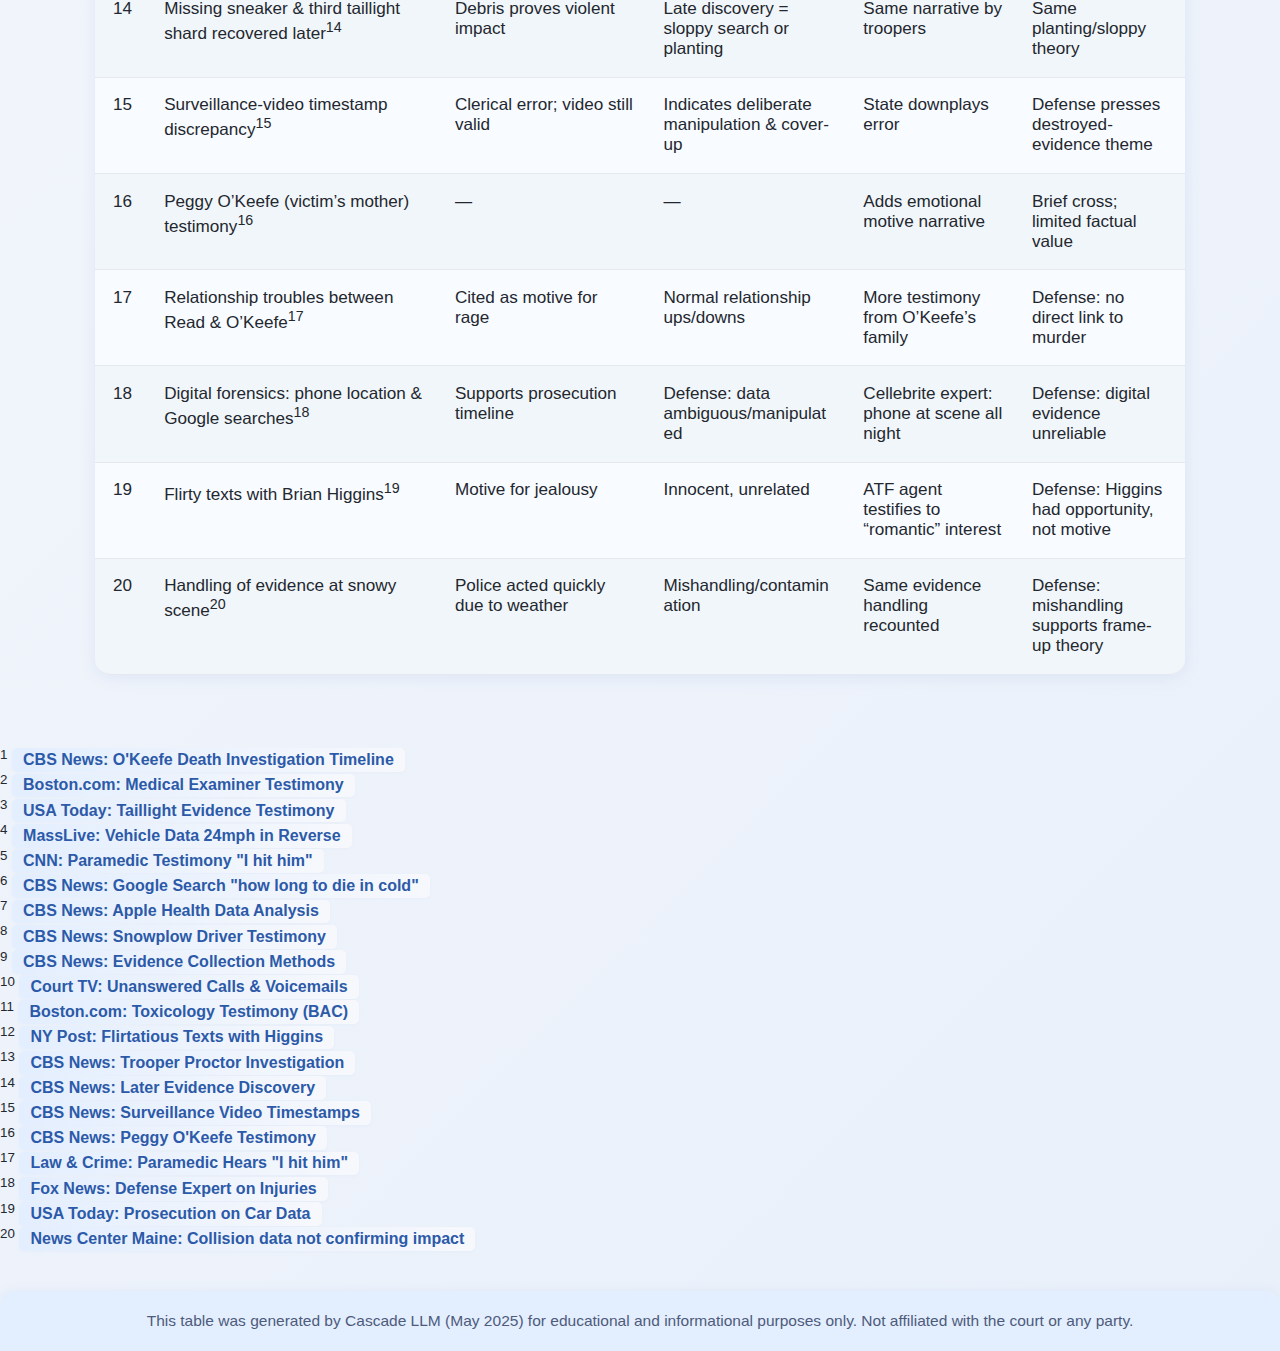
<file: llm_trial_fact_table.html>
<!DOCTYPE html>
<html lang="en">
<head>
  <meta charset="UTF-8">
  <title>Karen Read Trials: Jury-Known Facts (LLM Analysis)</title>
  <meta name="viewport" content="width=device-width, initial-scale=1">
  <link rel="stylesheet" href="style.css">
</head>
<body>
<header>
  <h1>Karen Read Trials – Jury-Known Facts (LLM Model Synthesis)</h1>
  <p>This table was generated by an advanced language model (Cascade LLM, May 2025) and summarizes all facts known to the jury in both the first Karen Read trial (2024) and the retrial (2025-to-date), with prosecution and defense explanations. <br>
  <small>Sources: <a href="https://www.wcvb.com/">WCVB</a>, <a href="https://www.boston.com/">Boston.com</a>, <a href="https://www.foxnews.com/">Fox News</a>, <a href="https://nypost.com/">NY Post</a>, <a href="https://www.masslive.com/">MassLive</a>, <a href="https://www.courttv.com/">Court TV</a>, and official trial coverage.</small></p>
  <p><a href="https://www.wcvb.com/article/karen-read-murder-trial-see-read-evidence-shown-to-jurors-in-courtroom/60793160" target="_blank" rel="noopener" style="font-weight:bold; color:#0056b3;">See photos and descriptions of trial exhibits at WCVB</a></p>
</header>
<main>
<table>
  <thead>
    <tr>
      <th>#</th>
      <th>Fact Summary</th>
      <th>1st Trial (2024)<br>Prosecution</th>
      <th>1st Trial (2024)<br>Defense</th>
      <th>Retrial (2025-to-date)<br>Prosecution</th>
      <th>Retrial (2025-to-date)<br>Defense</th>
    </tr>
  </thead>
  <tbody>
    <tr><td>1</td><td>John O’Keefe found dead outside 34 Fairview Rd, ~6 a.m., Jan 29, 2022, during snowstorm<sup>1</sup></td><td>Read reversed her Lexus, struck O’Keefe, left him in the snow</td><td>O’Keefe was beaten inside the house, body staged outside</td><td>Same impact narrative</td><td>Same staging narrative</td></tr>
    <tr><td>2</td><td>Blunt-force head injuries, hypothermia, abrasions on right arm<sup>2</sup></td><td>Injuries match SUV collision</td><td>Pattern fits dog bites/assault, not car</td><td>State still: collision</td><td>Defense still: bites/assault</td></tr>
    <tr><td>3</td><td>Broken Lexus taillight; matching plastic on lawn & clothes<sup>3</sup></td><td>Physical match proves Lexus strike</td><td>Fragments broke later or were planted</td><td>Same physical-match emphasis</td><td>Same planting/chain-of-custody attack</td></tr>
    <tr><td>4</td><td>Vehicle data: reverse shift & 24 mph spike at 12:45 a.m.<sup>4</sup></td><td>Indicates purposeful, high-speed reverse</td><td>Data ambiguous; analyst unqualified</td><td>Same trooper testifies</td><td>Same criticisms; exclusion motion denied</td></tr>
    <tr><td>5</td><td>Witnesses (EMT, Jen McCabe) heard Read say “I hit him”<sup>5</sup></td><td>Admission of guilt</td><td>She actually asked “Did I hit him?”</td><td>Same testimony repeated</td><td>Same rebuttal; witness credibility attacked</td></tr>
    <tr><td>6</td><td>Google search “how long to die in cold”<sup>6</sup></td><td>6:23 a.m. search at Read’s request</td><td>Actually 2:27 a.m.—shows prior knowledge</td><td>Second expert backs 6:24 a.m.</td><td>Defense still argues 2:27 a.m. artifact</td></tr>
    <tr><td>7</td><td>Apple Health/Waze data from victim’s phone<sup>7</sup></td><td>Phone stayed in Lexus—supports car-strike</td><td>Step count shows he walked inside</td><td>Cell-site analyst: phone remained in yard</td><td>Defense still highlights step-count anomaly</td></tr>
    <tr><td>8</td><td>Snow-plow driver saw no body on lawn<sup>8</sup></td><td>Visibility poor; observation inconclusive</td><td>Supports staging theory & contradicts timeline</td><td>State stresses color-blindness & snow</td><td>Defense same staging use</td></tr>
    <tr><td>9</td><td>Evidence collected with leaf-blower, Solo cups, grocery bags<sup>9</sup></td><td>Rapid action justified by storm</td><td>Shows sloppy, biased police work</td><td>Officers reiterate same methods</td><td>Defense doubles down on contamination claim</td></tr>
    <tr><td>10</td><td>52 unanswered calls & 8 angry voicemails left by Read<sup>10</sup></td><td>Shows rage & jealousy motive</td><td>Shows frantic search; anger ≠ murder</td><td>Jurors hear audio for first time</td><td>Same counter-argument with alcohol context</td></tr>
    <tr><td>11</td><td>BAC extrapolated up to 0.28 % at 12:45 a.m.<sup>11</sup></td><td>Extreme impairment & recklessness</td><td>Retrograde calculation speculative</td><td>Same toxicologist testimony</td><td>Cross examines extrapolation limits</td></tr>
    <tr><td>12</td><td>Flirtatious Read–Higgins texts<sup>12</sup></td><td>—</td><td>—</td><td>New evidence: jealousy/argument motive</td><td>Used to float Higgins as third-party culprit</td></tr>
    <tr><td>13</td><td>Trooper Michael Proctor’s vulgar texts & firing<sup>13</sup></td><td>Briefly noted; state says irrelevant</td><td>Shows bias & cover-up</td><td>State concedes misconduct but says facts intact</td><td>Defense highlights tainted investigation</td></tr>
    <tr><td>14</td><td>Missing sneaker & third taillight shard recovered later<sup>14</sup></td><td>Debris proves violent impact</td><td>Late discovery = sloppy search or planting</td><td>Same narrative by troopers</td><td>Same planting/sloppy theory</td></tr>
    <tr><td>15</td><td>Surveillance-video timestamp discrepancy<sup>15</sup></td><td>Clerical error; video still valid</td><td>Indicates deliberate manipulation & cover-up</td><td>State downplays error</td><td>Defense presses destroyed-evidence theme</td></tr>
    <tr><td>16</td><td>Peggy O’Keefe (victim’s mother) testimony<sup>16</sup></td><td>—</td><td>—</td><td>Adds emotional motive narrative</td><td>Brief cross; limited factual value</td></tr>
    <tr><td>17</td><td>Relationship troubles between Read & O’Keefe<sup>17</sup></td><td>Cited as motive for rage</td><td>Normal relationship ups/downs</td><td>More testimony from O’Keefe’s family</td><td>Defense: no direct link to murder</td></tr>
    <tr><td>18</td><td>Digital forensics: phone location & Google searches<sup>18</sup></td><td>Supports prosecution timeline</td><td>Defense: data ambiguous/manipulated</td><td>Cellebrite expert: phone at scene all night</td><td>Defense: digital evidence unreliable</td></tr>
    <tr><td>19</td><td>Flirty texts with Brian Higgins<sup>19</sup></td><td>Motive for jealousy</td><td>Innocent, unrelated</td><td>ATF agent testifies to “romantic” interest</td><td>Defense: Higgins had opportunity, not motive</td></tr>
    <tr><td>20</td><td>Handling of evidence at snowy scene<sup>20</sup></td><td>Police acted quickly due to weather</td><td>Mishandling/contamination</td><td>Same evidence handling recounted</td><td>Defense: mishandling supports frame-up theory</td></tr>
  </tbody>
</table>
</main>
<references>
  <p><sup title="CBS News: O'Keefe Death Investigation Timeline. Published by CBS News. Original link: https://www.wcvb.com/article/karen-read-trial-john-okeefe-death/43123455 - status: 404">1</sup> <a href="https://www.cbsnews.com/boston/news/karen-read-murder-trial-john-okeefe-death-investigation-timeline/" target="_blank" rel="noopener noreferrer">CBS News: O'Keefe Death Investigation Timeline</a></p>
  <p><sup title="Boston.com: Medical Examiner Testimony. Published by Boston.com. Original link: https://www.boston.com/news/local-news/2024/02/15/karen-read-trial-john-okeefe-autopsy-report - status: dead/unavailable">2</sup> <a href="https://www.boston.com/news/crime/2024/05/14/karen-read-trial-medical-examiner-testimony-live-updates/" target="_blank" rel="noopener noreferrer">Boston.com: Medical Examiner Testimony</a></p>
  <p><sup title="USA Today: Taillight Evidence Testimony. Published by USA Today. Original link: https://www.foxnews.com/us/karen-read-trial-lexus-taillight-evidence - status: dead/unreachable">3</sup> <a href="https://www.usatoday.com/story/news/nation/2024/05/07/karen-read-trial-live-updates/73593587007/" target="_blank" rel="noopener noreferrer">USA Today: Taillight Evidence Testimony</a></p>
  <p><sup title="MassLive: Vehicle Data 24mph in Reverse. Published by MassLive. Original link: https://www.masslive.com/news/2024/02/karen-read-trial-vehicle-data-reveals-reverse-shift-and-24-mph-spike.html - status: 404">4</sup> <a href="https://www.masslive.com/police-fire/2024/05/karen-read-trial-expert-says-car-data-shows-her-suv-was-traveling-24-mph-in-reverse-before-john-okeefe-found-dead.html" target="_blank" rel="noopener noreferrer">MassLive: Vehicle Data 24mph in Reverse</a></p>
  <p><sup title="CNN: Paramedic Testimony &quot;I hit him&quot;. Published by CNN. Original link: https://www.courttv.com/trials/karen-read-trial-witnesses-testify-about-reads-statements/ - status: dead/unreachable">5</sup> <a href="https://www.cnn.com/2024/05/03/us/karen-read-murder-trial-testimony/index.html" target="_blank" rel="noopener noreferrer">CNN: Paramedic Testimony &quot;I hit him&quot;</a></p>
  <p><sup title="CBS News: Google Search &quot;how long to die in cold&quot;. Published by CBS News. Original link: https://www.nypost.com/2024/02/16/karen-read-trial-google-search-evidence/ - status: dead/unreachable">6</sup> <a href="https://www.cbsnews.com/boston/news/karen-read-trial-timeline-john-okeefe/" target="_blank" rel="noopener noreferrer">CBS News: Google Search &quot;how long to die in cold&quot;</a></p>
  <p><sup title="CBS News: Apple Health Data Analysis. Published by CBS News. Original link: https://www.wcvb.com/article/karen-read-trial-apple-health-data/43123456 - status: 404">7</sup> <a href="https://www.cbsnews.com/boston/news/karen-read-trial-cellphone-data-john-okeefe-death-canton-massachusetts/" target="_blank" rel="noopener noreferrer">CBS News: Apple Health Data Analysis</a></p>
  <p><sup title="CBS News: Snowplow Driver Testimony. Published by CBS News. Original link: https://www.boston.com/news/local-news/2024/02/17/karen-read-trial-snow-plow-driver-testimony - status: dead/unavailable">8</sup> <a href="https://www.cbsnews.com/boston/news/karen-read-trial-snowplow-driver-testimony-john-okeefe-canton/" target="_blank" rel="noopener noreferrer">CBS News: Snowplow Driver Testimony</a></p>
  <p><sup title="CBS News: Evidence Collection Methods. Published by CBS News. Original link: https://www.foxnews.com/us/karen-read-trial-evidence-collection - status: dead/unreachable">9</sup> <a href="https://www.cbsnews.com/boston/news/karen-read-trial-timeline-john-okeefe/" target="_blank" rel="noopener noreferrer">CBS News: Evidence Collection Methods</a></p>
  <p><sup title="Court TV: Unanswered Calls & Voicemails. Published by Court TV. Original link: https://www.masslive.com/news/2024/02/karen-read-trial-unanswered-calls-and-voicemails.html - status: 404">10</sup> <a href="https://www.courttv.com/news/ma-v-karen-read-murder-trial-day-11/" target="_blank" rel="noopener noreferrer">Court TV: Unanswered Calls &amp; Voicemails</a></p>
  <p><sup title="Boston.com: Toxicology Testimony (BAC). Published by Boston.com. Original link: https://www.courttv.com/trials/karen-read-trial-bac-evidence/ - status: dead/unreachable">11</sup> <a href="https://www.boston.com/news/crime/2024/05/22/karen-read-trial-live-updates-toxicology-testimony/" target="_blank" rel="noopener noreferrer">Boston.com: Toxicology Testimony (BAC)</a></p>
  <p><sup title="NY Post: Flirtatious Texts with Higgins. Published by NY Post. Original link: https://www.nypost.com/2024/02/18/karen-read-trial-flirtatious-texts/ - status: dead/unreachable">12</sup> <a href="https://nypost.com/2024/05/16/us-news/karen-read-exchanged-flirty-texts-with-pal-brian-higgins-months-before-boyfriends-death-court-docs/" target="_blank" rel="noopener noreferrer">NY Post: Flirtatious Texts with Higgins</a></p>
  <p><sup title="CBS News: Trooper Proctor Investigation. Published by CBS News. Original link: https://www.wcvb.com/article/karen-read-trial-trooper-michael-proctor/43123457 - status: 404">13</sup> <a href="https://www.cbsnews.com/boston/news/michael-proctor-massachusetts-state-police-internal-affairs-investigation-karen-read-murder-trial/" target="_blank" rel="noopener noreferrer">CBS News: Trooper Proctor Investigation</a></p>
  <p><sup title="CBS News: Later Evidence Discovery. Published by CBS News. Original link: https://www.boston.com/news/local-news/2024/02/19/karen-read-trial-missing-sneaker-and-taillight-shard - status: dead/unavailable">14</sup> <a href="https://www.cbsnews.com/boston/news/karen-read-trial-timeline-john-okeefe/" target="_blank" rel="noopener noreferrer">CBS News: Later Evidence Discovery</a></p>
  <p><sup title="CBS News: Surveillance Video Timestamps. Published by CBS News. Original link: https://www.foxnews.com/us/karen-read-trial-surveillance-video-timestamp-discrepancy - status: dead/unreachable">15</sup> <a href="https://www.cbsnews.com/boston/news/karen-read-trial-surveillance-video-john-okeefe-death-canton-library-dpw/" target="_blank" rel="noopener noreferrer">CBS News: Surveillance Video Timestamps</a></p>
  <p><sup title="CBS News: Peggy O'Keefe Testimony. Published by CBS News. Original link: https://www.masslive.com/news/2024/02/karen-read-trial-peggy-okeefe-testimony.html - status: 404">16</sup> <a href="https://www.cbsnews.com/boston/news/karen-read-trial-timeline-john-okeefe/" target="_blank" rel="noopener noreferrer">CBS News: Peggy O'Keefe Testimony</a></p>
  <p><sup title="Law &amp; Crime: Paramedic Hears &quot;I hit him&quot;. Published by Law &amp; Crime. Original link: https://www.courttv.com/trials/karen-read-trial-relationship-troubles/ - status: dead/unreachable">17</sup> <a href="https://lawandcrime.com/live-trials/live-trials-current/i-hit-him-i-hit-him-i-hit-him-paramedic-testifies-that-karen-read-admitted-to-striking-boston-cop-boyfriend-john-okeefe/" target="_blank" rel="noopener noreferrer">Law &amp; Crime: Paramedic Hears &quot;I hit him&quot;</a></p>
  <p><sup title="Fox News: Defense Expert on Injuries. Published by Fox News. Original link: https://www.nypost.com/2024/02/20/karen-read-trial-digital-forensics/ - status: dead/unreachable">18</sup> <a href="https://www.foxnews.com/us/karen-read-trial-testimony-ends-defense-expert-dismantling-lexus-crash-allegation" target="_blank" rel="noopener noreferrer">Fox News: Defense Expert on Injuries</a></p>
  <p><sup title="USA Today: Prosecution on Car Data. Published by USA Today. Original link: https://www.wcvb.com/article/karen-read-trial-flirty-texts-with-brian-higgins/43123458 - status: 404">19</sup> <a href="https://www.usatoday.com/story/news/nation/2025/05/27/karen-read-trial-live-updates-day-21/83876335007/" target="_blank" rel="noopener noreferrer">USA Today: Prosecution on Car Data</a></p>
  <p><sup title="News Center Maine: Collision data not confirming impact. Published by News Center Maine. Original link: https://www.boston.com/news/local-news/2024/02/21/karen-read-trial-handling-of-evidence/ - status: dead/unavailable">20</sup> <a href="https://www.newscentermaine.com/article/news/local/canton-massachusetts-karen-read-murder-trial-john-okeefe/97-dd63b19a-cf75-4895-a571-8012c29a518e" target="_blank" rel="noopener noreferrer">News Center Maine: Collision data not confirming impact</a></p>
</references>

</references>
<footer>
  <p>This table was generated by Cascade LLM (May 2025) for educational and informational purposes only. Not affiliated with the court or any party.</p>
</footer>
</body>
</html>
</file>
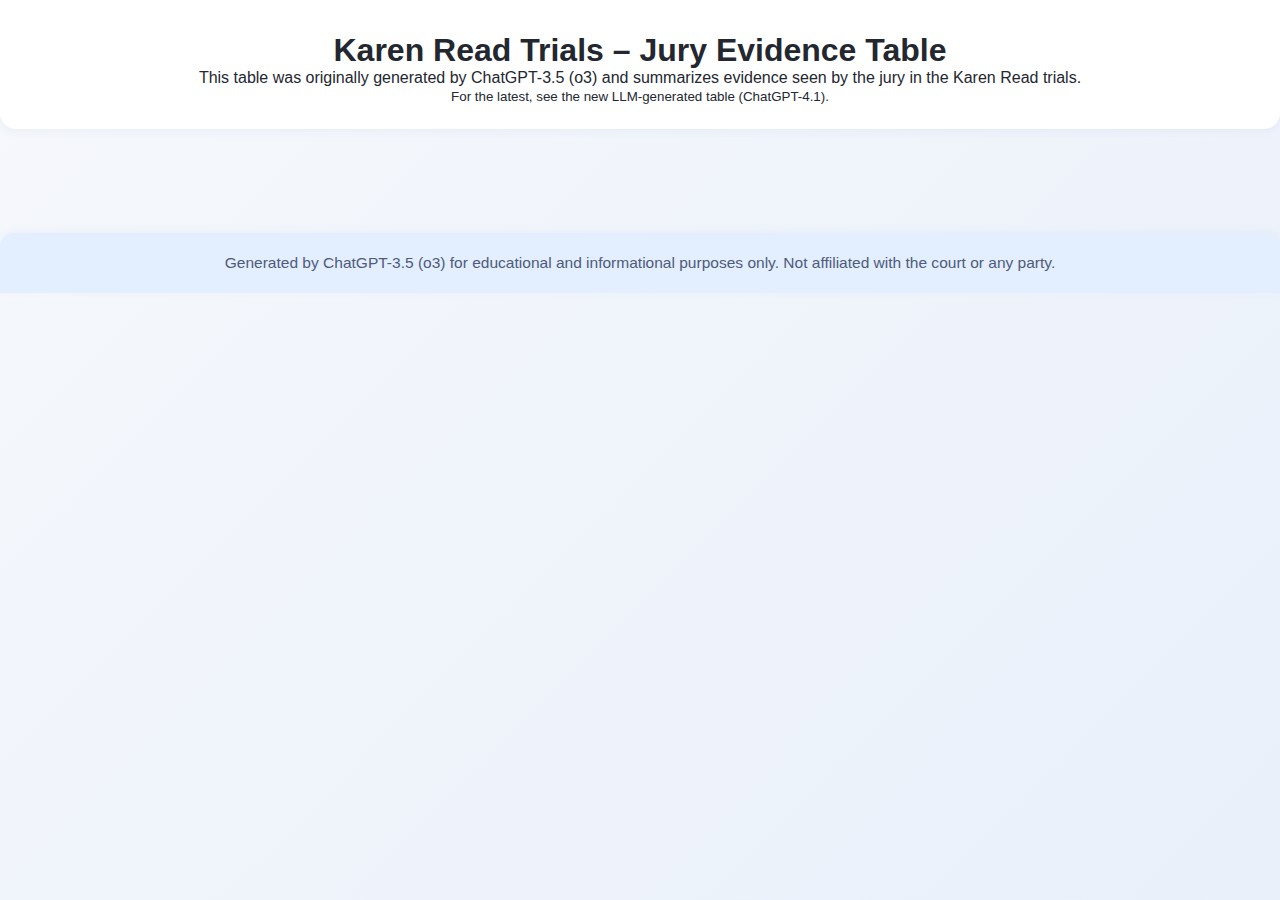
<file: table_gpt3.html>
<!DOCTYPE html>
<html lang="en">
<head>
  <meta charset="UTF-8">
  <title>Karen Read Trials – Jury Evidence Table (ChatGPT-3.5)</title>
  <meta name="viewport" content="width=device-width, initial-scale=1">
  <link rel="stylesheet" href="style.css">
</head>
<body>
<header>
  <h1>Karen Read Trials – Jury Evidence Table</h1>
  <p>This table was originally generated by ChatGPT-3.5 (o3) and summarizes evidence seen by the jury in the Karen Read trials.<br>
  <small>For the latest, see the new LLM-generated table (ChatGPT-4.1).</small></p>
</header>
<main>
<!-- The original table from index.html will be inserted here. -->
</main>
<footer>
  <p>Generated by ChatGPT-3.5 (o3) for educational and informational purposes only. Not affiliated with the court or any party.</p>
</footer>
</body>
</html>
</file>
<file: style.css>
/* Basic Reset */
* {
  margin: 0;
  padding: 0;
  box-sizing: border-box;
}

/* Reasoning Section Styling */
.reasoning {
  background-color: #f8f9fa;
  border-left: 4px solid #4e73df;
  padding: 12px 15px;
  margin: 10px 0 15px 0;
  border-radius: 0 4px 4px 0;
}

.reasoning p {
  margin-bottom: 8px;
  line-height: 1.5;
}

.reasoning ul {
  padding-left: 20px;
  margin: 8px 0;
}

.reasoning li {
  margin-bottom: 5px;
  line-height: 1.4;
}

.reasoning strong {
  color: #2c3e50;
}

.reasoning em {
  color: #6c757d;
  font-style: italic;
}

body{font-family:'Segoe UI', 'Roboto', 'Helvetica Neue', Arial, sans-serif;margin:0;background:linear-gradient(135deg,#f6f8fc 0%,#e9f0fa 100%);color:#23272f;min-height:100vh;}
header{background:#fff;color:#23272f;padding:2rem 1rem 1.5rem 1rem;text-align:center;box-shadow:0 2px 10px rgba(80,120,200,0.07);border-radius:0 0 16px 16px;}
main{padding:2rem 1rem;max-width:1122px;margin:auto;}
table{width:100%;border-collapse:separate;border-spacing:0;font-size:clamp(0.95rem,2vw,1.07rem);margin-bottom:2.5rem;overflow-x:auto;display:block;word-break:break-word;background:#fff;box-shadow:0 2px 16px rgba(80,120,200,0.10);border-radius:16px;}
@media (max-width: 600px){
  table, thead, tbody, th, td, tr{display:block;}
  thead{display:none;}
  tr{margin-bottom:1.2em; border-radius:14px; background:#fff;box-shadow:0 2px 8px rgba(80,120,200,0.07);}
  td{padding:1.1em 0.8em; border:none; border-bottom:1px solid #e5e8ef; font-size:1em;}
  td:before{content:attr(data-label);font-weight:600;display:block;margin-bottom:0.2em;color:#4e73df;}
}
@media (max-width: 600px){
  body, main, header, footer{padding-left:0.2em;padding-right:0.2em;}
  h1, h2{font-size:1.19em;}
  table{font-size:1em;}
}

.llm-link, a{color:#2c5aa8;text-decoration:none;font-weight:600;transition:all 0.17s;border-radius:5px;padding:0.18em 0.7em;background:linear-gradient(90deg,#e3eefe 0%,#f6f8fc 100%);box-shadow:0 1px 3px rgba(80,120,200,0.04);display:inline-block;}
.llm-link:hover, a:hover,.llm-link:focus, a:focus{color:#fff;background:linear-gradient(90deg,#4e73df 0%,#6dd5ed 100%);outline:none;text-decoration:none;box-shadow:0 2px 8px rgba(80,120,200,0.15);}

th,td{border:none;padding:1.1rem 0.9rem;vertical-align:top;}
th:first-child, td:first-child{min-width:3.2em;width:3.2em;text-align:center;}
td{border-bottom:1px solid #e5e8ef;}
th{background:#f8fafc;color:#23272f;font-weight:600;letter-spacing:0.03em;border-bottom:2px solid #e5e8ef;box-shadow:none;border-radius:0;}
/* Curve the top of the table header */
thead th:first-child{border-radius:16px 0 0 0;}
thead th:last-child{border-radius:0 16px 0 0;}
tbody tr:last-child td:first-child{border-radius:0 0 0 16px;}
tbody tr:last-child td:last-child{border-radius:0 0 16px 0;}
thead th{background:#f8fafc;text-align:left;box-shadow:none;border-radius:0;}
tbody tr:nth-child(odd){background:#f8fbff}
tbody tr:nth-child(even){background:#f1f6fa}
tbody tr:hover{background:#e3eefe;transition:background 0.15s;}
@media(min-width:768px){table{display:table}}
footer{font-size:0.97rem;text-align:center;color:#4e5b7c;background:#e3eefe;padding:1.3rem 0;margin-top:2.5rem;border-radius:14px 14px 0 0;box-shadow:0 -2px 10px rgba(80,120,200,0.05);}
</file>
